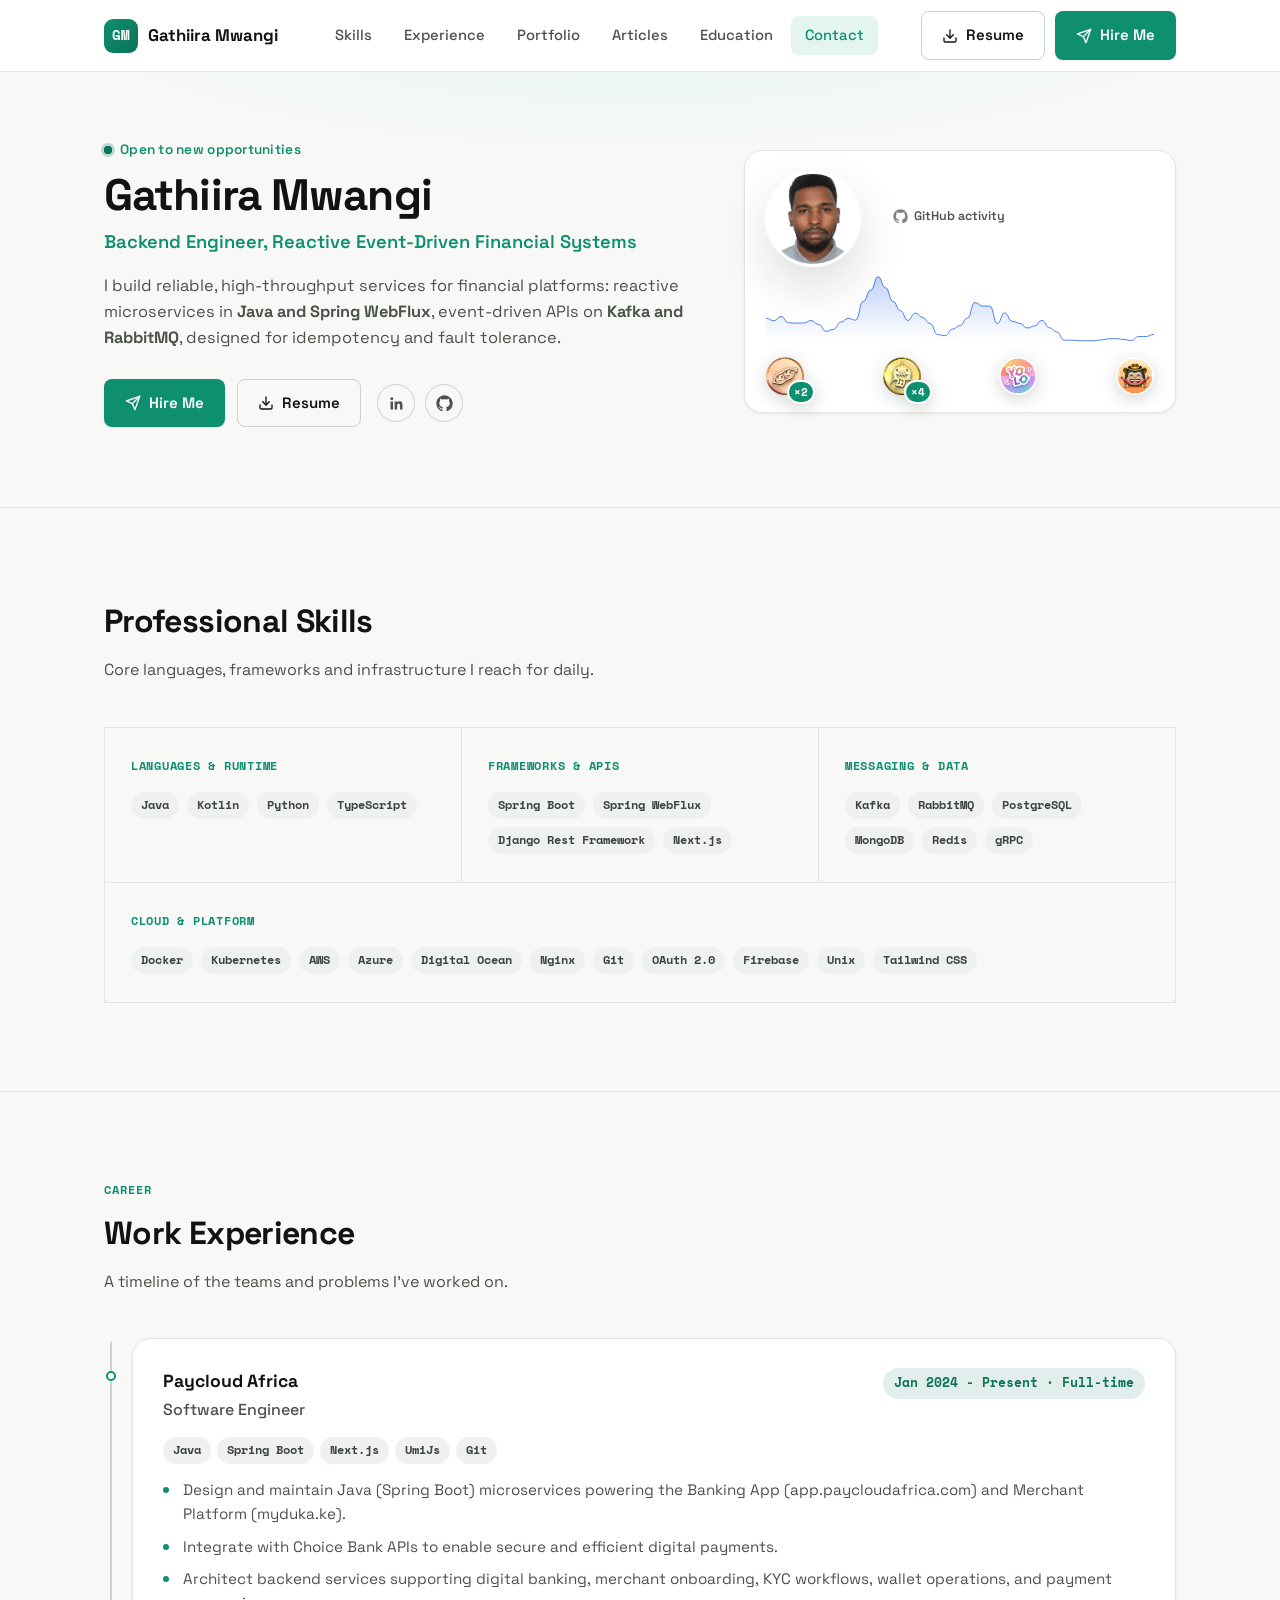
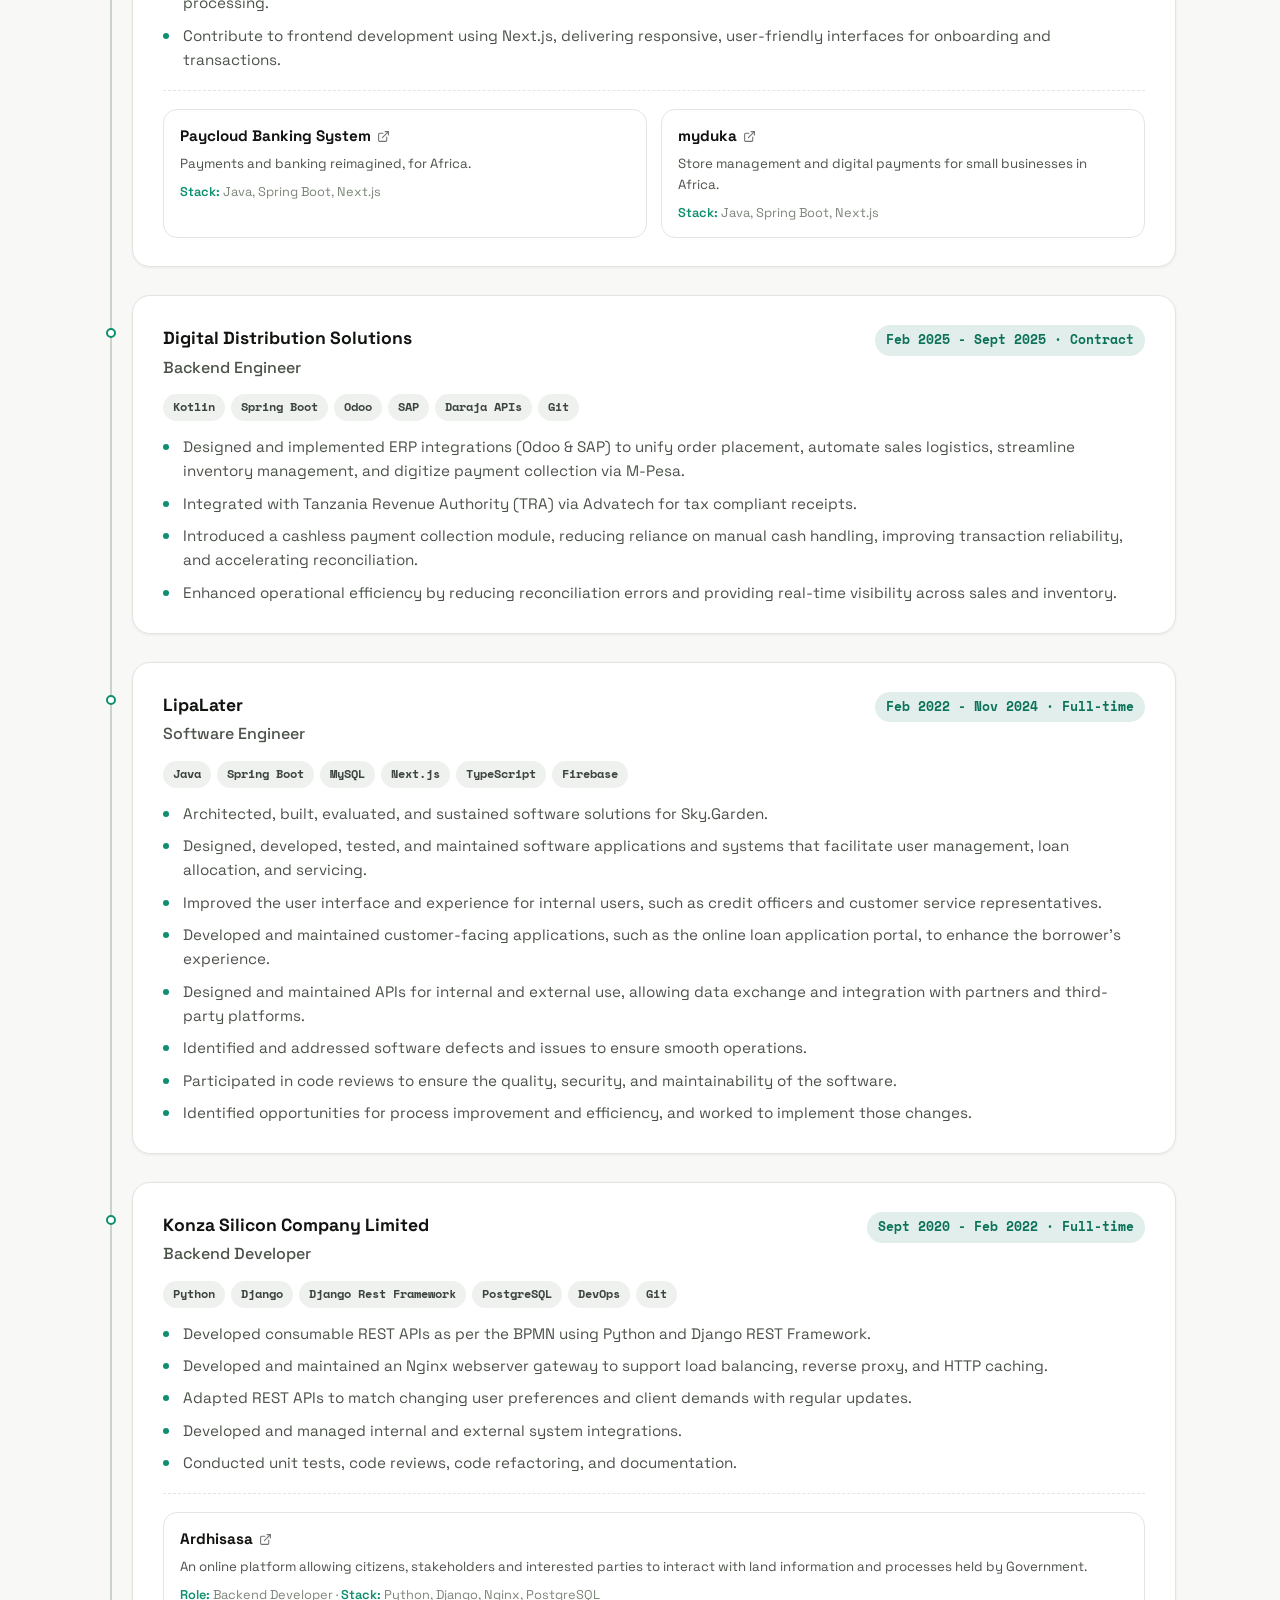
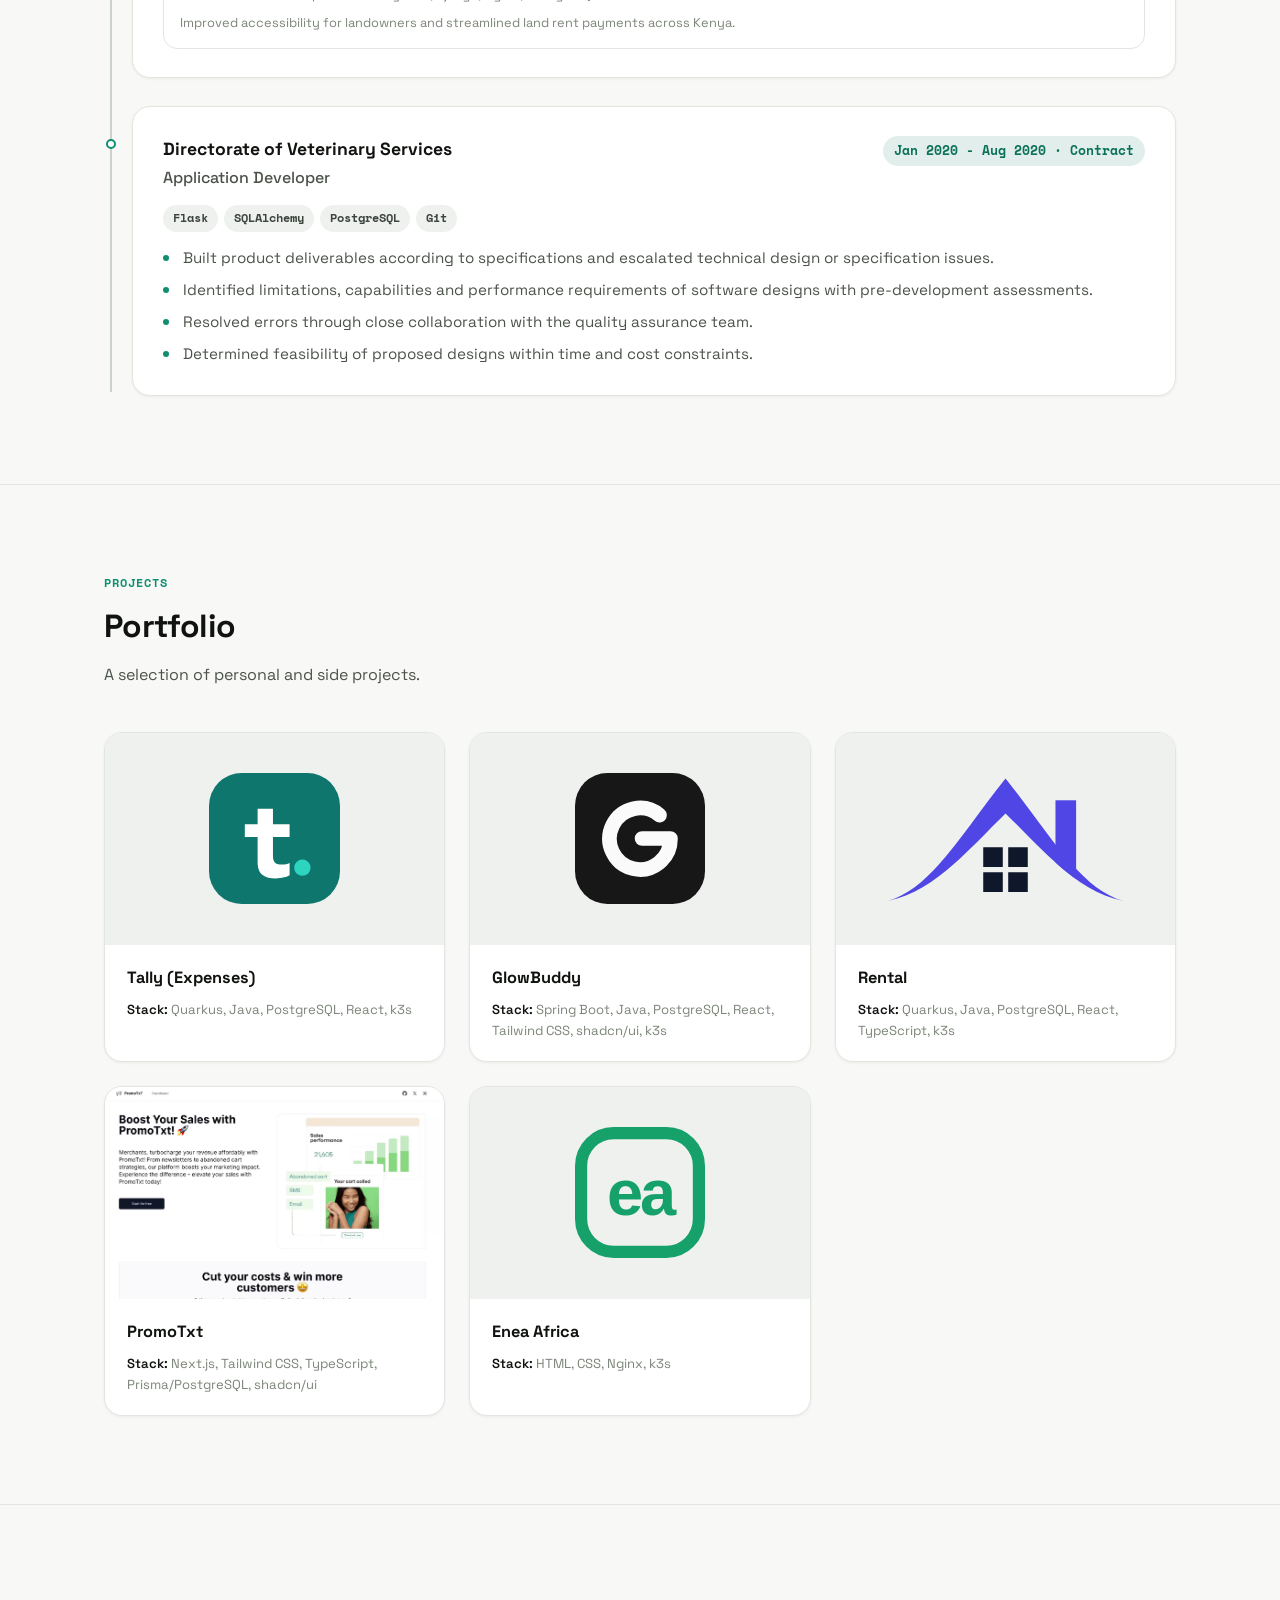
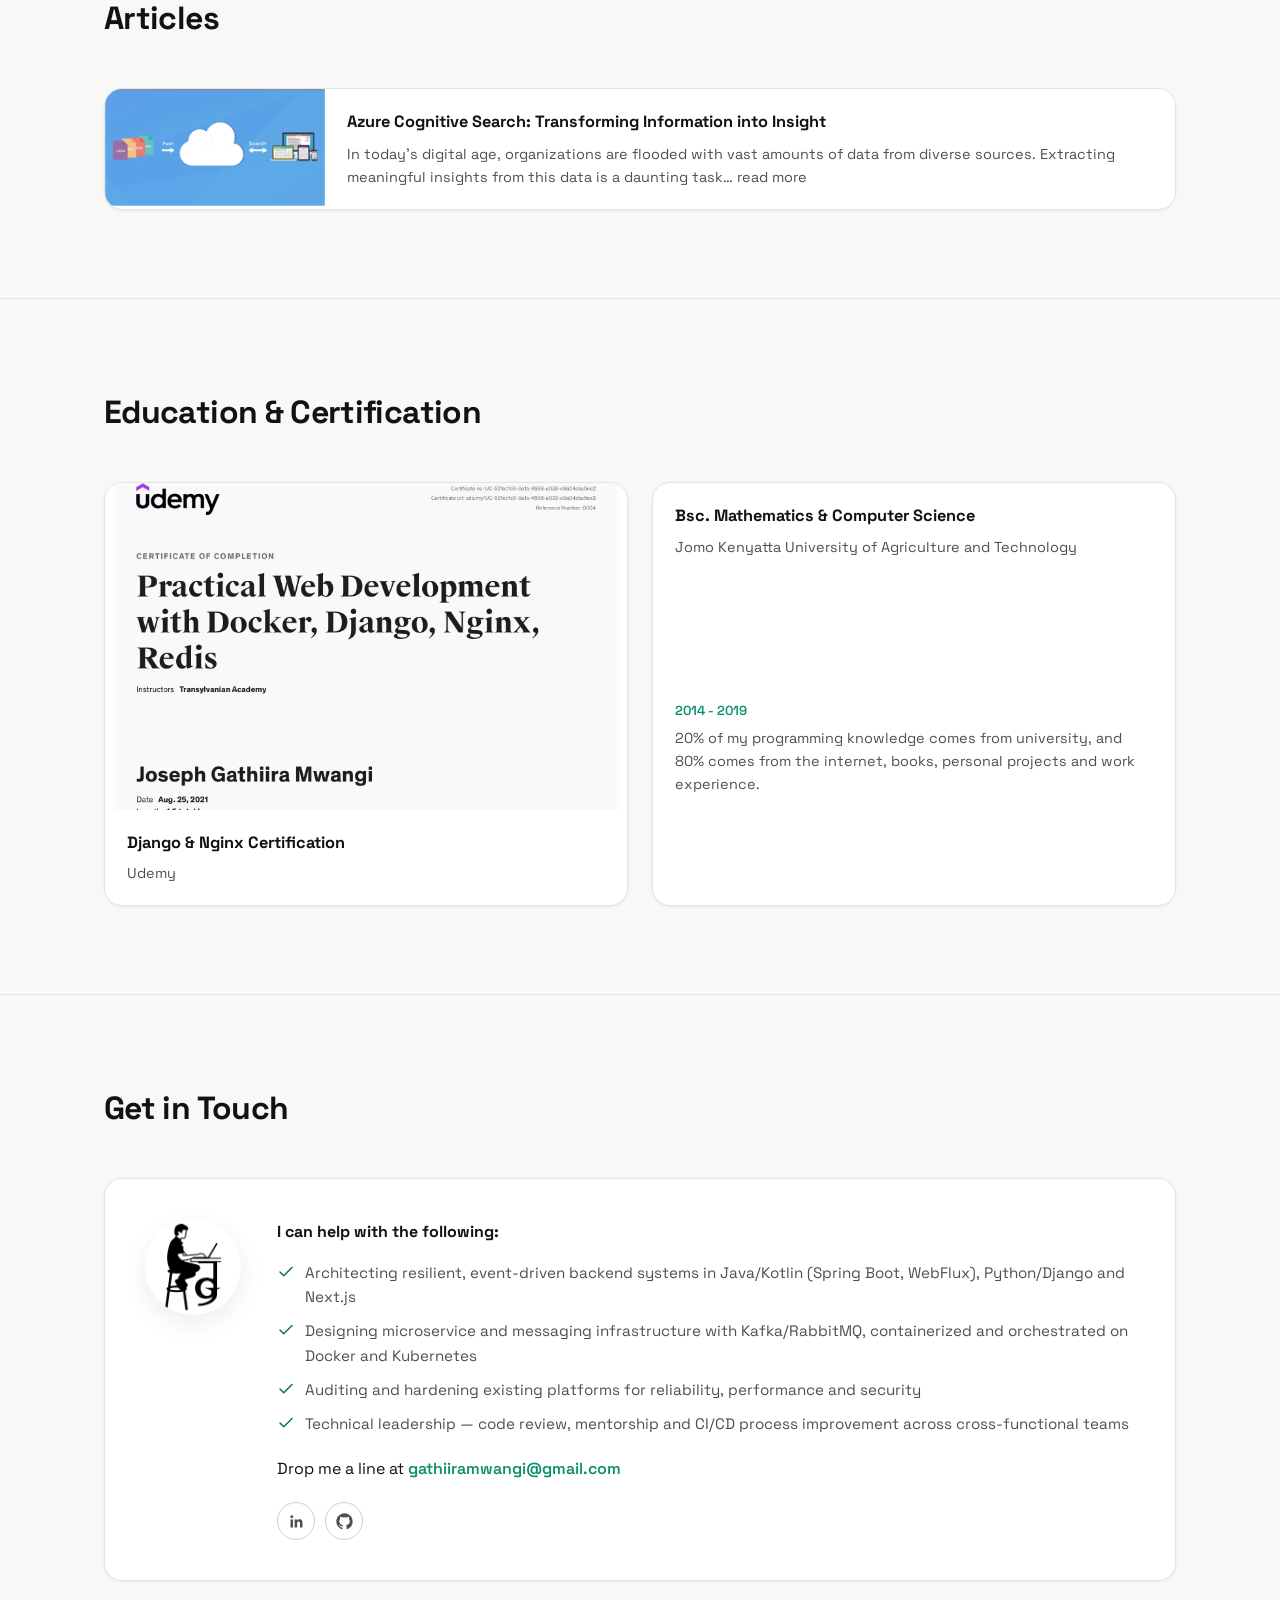
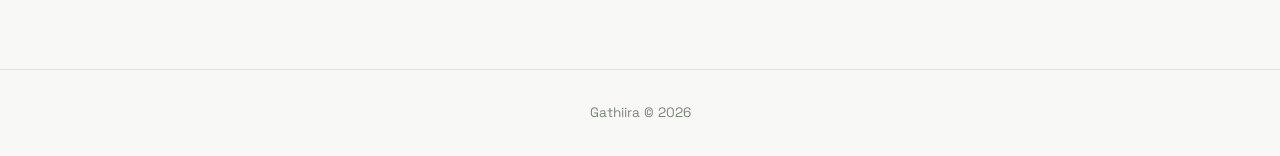
<file: index.html>
<!DOCTYPE html>
<html lang="en">

<head>
    <meta charset="utf-8">
    <meta name="viewport" content="width=device-width, initial-scale=1.0">

    <title>Gathiira Mwangi, Backend Engineer</title>
    <link rel="icon" href="images/favicon.ico" type="image/x-icon">
    <link rel="shortcut icon" href="images/favicon.ico" type="image/x-icon">
    <link rel="canonical" href="https://gathiira.github.io">

    <meta name="google-site-verification" content="y663wBAwI1lngxx3ba2lxByrXtx3l6PiEJY41IEzWZM" />

    <meta name="description" content="Gathiira Mwangi, Backend Engineer with 5+ years building reactive, event-driven financial systems in Java/Spring Boot, Kafka/RabbitMQ, Python/Django and Next.js." />
    <meta name="keywords" content="Gathiira Mwangi, Backend Engineer, Software Engineer, Java, Spring Boot, Spring WebFlux, Kafka, RabbitMQ, Python, Django, NextJs, Kenya" />
    <meta name="author" content="Gathiira Mwangi, gathiiramwangi@gmail.com">
    <meta name="robots" content="index,follow" />

    <!-- Open Graph -->
    <meta property="og:title" content="Gathiira Mwangi, Backend Engineer" />
    <meta property="og:image" content="https://i.postimg.cc/nVXhr9x3/logo.png" />
    <meta property="og:site_name" content="Gathiira Mwangi" />
    <meta property="og:description" content="Backend Engineer: reactive, event-driven financial systems. Java/Spring Boot, Kafka/RabbitMQ, Python/Django, Next.js" />
    <meta property="og:type" content="website" />
    <meta property="og:url" content="https://gathiira.github.io" />

    <!-- Twitter Card -->
    <meta name="twitter:card" content="summary">
    <meta name="twitter:title" content="Gathiira Mwangi">
    <meta name="twitter:description" content="Backend Engineer: reactive, event-driven financial systems">
    <meta name="twitter:image" content="https://i.postimg.cc/nVXhr9x3/logo.png">
    <meta name="twitter:site" content="@mwangyjose">
    <meta name="twitter:creator" content="@mwangyjose">

    <link rel="preconnect" href="https://fonts.googleapis.com">
    <link rel="preconnect" href="https://fonts.gstatic.com" crossorigin>
    <link href="https://fonts.googleapis.com/css2?family=Space+Grotesk:wght@400;500;600;700&amp;family=Space+Mono:wght@400;700&amp;display=swap" rel="stylesheet">

    <link rel="stylesheet" href="css/portfolio.css">
</head>

<body>
    <div class="cursor-dot" aria-hidden="true"></div>
    <div class="cursor-ring" aria-hidden="true"></div>
    <svg class="icon-defs" aria-hidden="true" style="display:none">
        <symbol id="icon-linkedin" viewBox="0 0 24 24"><path d="M20.45 20.45h-3.55v-5.57c0-1.33-.02-3.03-1.85-3.03-1.86 0-2.15 1.45-2.15 2.94v5.66H9.35V9h3.41v1.56h.05c.47-.9 1.63-1.85 3.36-1.85 3.6 0 4.27 2.37 4.27 5.45v6.29zM5.34 7.43a2.06 2.06 0 1 1 0-4.12 2.06 2.06 0 0 1 0 4.12zM7.12 20.45H3.56V9h3.56v11.45z"/></symbol>
        <symbol id="icon-github" viewBox="0 0 24 24"><path d="M12 .5C5.65.5.5 5.65.5 12c0 5.08 3.29 9.39 7.86 10.91.57.1.78-.25.78-.55 0-.27-.01-1-.02-1.96-3.2.7-3.88-1.54-3.88-1.54-.52-1.33-1.28-1.69-1.28-1.69-1.05-.72.08-.7.08-.7 1.16.08 1.77 1.19 1.77 1.19 1.03 1.77 2.7 1.26 3.36.96.1-.75.4-1.26.73-1.55-2.55-.29-5.23-1.28-5.23-5.68 0-1.26.45-2.28 1.19-3.09-.12-.29-.52-1.46.11-3.05 0 0 .97-.31 3.18 1.18a11.05 11.05 0 0 1 5.79 0c2.2-1.49 3.17-1.18 3.17-1.18.64 1.59.24 2.76.12 3.05.74.81 1.18 1.83 1.18 3.09 0 4.41-2.69 5.38-5.25 5.67.41.36.78 1.06.78 2.14 0 1.55-.01 2.79-.01 3.17 0 .3.2.66.79.55A10.52 10.52 0 0 0 23.5 12C23.5 5.65 18.35.5 12 .5z"/></symbol>
        <symbol id="icon-resume" viewBox="0 0 24 24"><path d="M21 15v4a2 2 0 0 1-2 2H5a2 2 0 0 1-2-2v-4"/><polyline points="7 10 12 15 17 10"/><line x1="12" y1="15" x2="12" y2="3"/></symbol>
        <symbol id="icon-hire" viewBox="0 0 24 24"><line x1="22" y1="2" x2="11" y2="13"/><polygon points="22 2 15 22 11 13 2 9 22 2"/></symbol>
        <symbol id="icon-external" viewBox="0 0 24 24"><path d="M18 13v6a2 2 0 0 1-2 2H5a2 2 0 0 1-2-2V8a2 2 0 0 1 2-2h6"/><polyline points="15 3 21 3 21 9"/><line x1="10" y1="14" x2="21" y2="3"/></symbol>
        <symbol id="icon-check" viewBox="0 0 24 24"><polyline points="20 6 9 17 4 12"/></symbol>
    </svg>

    <a class="skip-link" href="#main-content">Skip to content</a>

    <header class="site-header">
        <div class="container nav-inner">
            <a class="brand" href="#top">
                <span class="brand-mark">GM</span>
                <span>Gathiira Mwangi</span>
            </a>

            <nav class="nav-links" aria-label="Primary">
                <a href="#skills-section">Skills</a>
                <a href="#experiences-section">Experience</a>
                <a href="#portfolio">Portfolio</a>
                <a href="#article-section">Articles</a>
                <a href="#education-section">Education</a>
                <a href="#contact-section">Contact</a>
            </nav>

            <div class="nav-actions">
                <a class="btn btn-ghost"
                    href="cv.html">
                    <svg viewBox="0 0 24 24" fill="none" stroke="currentColor" stroke-width="2" stroke-linecap="round" stroke-linejoin="round"><use href="#icon-resume"></use></svg>
                    Resume
                </a>
                <a class="btn btn-primary"
                    href="mailto:gathiiramwangi@gmail.com?subject=Exciting%20Opportunity%3A%20Join%20Our%20Team%20as%20a%20Backend%20Engineer!&body=Hello%2C%20Join%20us%20in%20our%20dynamic%20and%20collaborative%20environment%2C%20where%20your%20skills%20will%20drive%20innovation%20and%20impact.%20If%20you%20are%20interested%20in%20exploring%20this%20opportunity%20further%2C%20I%20would%20love%20to%20schedule%20a%20call%20to%20discuss%20the%20role%20in%20more%20detail%20and%20answer%20any%20questions%20you%20may%20have.%20Please%20let%20me%20know%20a%20convenient%20time%20for%20you%2C%20and%20I%20will%20arrange%20it%20accordingly.%20Regards%2C"
                    target="_blank">
                    <svg viewBox="0 0 24 24" fill="none" stroke="currentColor" stroke-width="2" stroke-linecap="round" stroke-linejoin="round"><use href="#icon-hire"></use></svg>
                    Hire Me
                </a>
            </div>

            <button class="nav-toggle" aria-label="Toggle navigation" aria-expanded="false">
                <svg viewBox="0 0 24 24" fill="none" stroke="currentColor" stroke-width="2" stroke-linecap="round" stroke-linejoin="round"><line x1="3" y1="12" x2="21" y2="12"/><line x1="3" y1="6" x2="21" y2="6"/><line x1="3" y1="18" x2="21" y2="18"/></svg>
            </button>
        </div>
    </header>

    <main id="main-content">
        <section id="top" class="hero">
            <div class="container hero-grid">
                <div class="hero-copy">
                    <span class="eyebrow"><span class="dot"></span> Open to new opportunities</span>
                    <h1>Gathiira Mwangi</h1>
                    <div class="role">Backend Engineer, Reactive Event-Driven Financial Systems</div>
                    <p class="lede">
                        I build reliable, high-throughput services for financial platforms: reactive
                        microservices in <b>Java and Spring WebFlux</b>, event-driven APIs on <b>Kafka
                        and RabbitMQ</b>, designed for idempotency and fault tolerance.
                    </p>

                    <div class="hero-actions">
                        <a class="btn btn-primary"
                            href="mailto:gathiiramwangi@gmail.com?subject=Exciting%20Opportunity%3A%20Join%20Our%20Team%20as%20a%20Backend%20Engineer!"
                            target="_blank">
                            <svg viewBox="0 0 24 24" fill="none" stroke="currentColor" stroke-width="2" stroke-linecap="round" stroke-linejoin="round"><use href="#icon-hire"></use></svg>
                            Hire Me
                        </a>
                        <a class="btn btn-ghost"
                            href="cv.html">
                            <svg viewBox="0 0 24 24" fill="none" stroke="currentColor" stroke-width="2" stroke-linecap="round" stroke-linejoin="round"><use href="#icon-resume"></use></svg>
                            Resume
                        </a>
                        <span class="hero-social">
                            <a class="icon-link" href="https://www.linkedin.com/in/gathiira-mwangi/" target="_blank" rel="noopener noreferrer" aria-label="LinkedIn">
                                <svg viewBox="0 0 24 24" fill="currentColor"><use href="#icon-linkedin"></use></svg>
                            </a>
                            <a class="icon-link" href="https://github.com/Gathiira" target="_blank" rel="noopener noreferrer" aria-label="GitHub">
                                <svg viewBox="0 0 24 24" fill="currentColor"><use href="#icon-github"></use></svg>
                            </a>
                        </span>
                    </div>
                </div>

                <div class="hero-visual">
                    <div class="hero-activity">
                        <img class="hero-avatar" src="images/passport.avif" alt="Portrait of Gathiira Mwangi" loading="eager">
                        <div class="hero-activity-label">
                            <svg viewBox="0 0 24 24" fill="currentColor"><use href="#icon-github"></use></svg>
                            GitHub activity
                        </div>
                        <img class="hero-activity-graph" src="images/activity-graph.svg" alt="Weekly GitHub contribution activity over the last 12 months" loading="lazy">
                        <div class="hero-badges">
                            <div class="hero-badge" title="Pair Extraordinaire ×2">
                                <img class="badge-pair" src="images/acievement-pair-extraordinaire-bronze.png" alt="Pair Extraordinaire GitHub achievement badge" loading="lazy">
                                <span class="hero-badge-count">×2</span>
                            </div>
                            <div class="hero-badge" title="Pull Shark ×4">
                                <img class="badge-shark" src="images/achievement-pull-shark-gold.png" alt="Pull Shark GitHub achievement badge" loading="lazy">
                                <span class="hero-badge-count">×4</span>
                            </div>
                            <div class="hero-badge" title="YOLO">
                                <img class="badge-yolo" src="images/achievement-yolo-default.png" alt="YOLO GitHub achievement badge" loading="lazy">
                            </div>
                            <div class="hero-badge" title="Quickdraw">
                                <img class="badge-quickdraw" src="images/achievement-quickdraw-default--light-medium.png" alt="Quickdraw GitHub achievement badge" loading="lazy">
                            </div>
                        </div>
                    </div>
                </div>
            </div>
        </section>

        <section id="skills-section" class="skills-section section">
            <div class="container">
                <div class="section-head reveal">
                    <h2 class="section-title">Professional Skills</h2>
                    <p class="section-sub">Core languages, frameworks and infrastructure I reach for daily.</p>
                </div>

                <div class="skills-clusters reveal">
                    <div class="skill-cluster">
                        <div class="skill-cluster-title">Languages & Runtime</div>
                        <div class="tag-cloud">
                            <span class="tag">Java</span>
                            <span class="tag">Kotlin</span>
                            <span class="tag">Python</span>
                            <span class="tag">TypeScript</span>
                        </div>
                    </div>
                    <div class="skill-cluster">
                        <div class="skill-cluster-title">Frameworks & APIs</div>
                        <div class="tag-cloud">
                            <span class="tag">Spring Boot</span>
                            <span class="tag">Spring WebFlux</span>
                            <span class="tag">Django Rest Framework</span>
                            <span class="tag">Next.js</span>
                        </div>
                    </div>
                    <div class="skill-cluster">
                        <div class="skill-cluster-title">Messaging & Data</div>
                        <div class="tag-cloud">
                            <span class="tag">Kafka</span>
                            <span class="tag">RabbitMQ</span>
                            <span class="tag">PostgreSQL</span>
                            <span class="tag">MongoDB</span>
                            <span class="tag">Redis</span>
                            <span class="tag">gRPC</span>
                        </div>
                    </div>
                    <div class="skill-cluster">
                        <div class="skill-cluster-title">Cloud & Platform</div>
                        <div class="tag-cloud">
                            <span class="tag">Docker</span>
                            <span class="tag">Kubernetes</span>
                            <span class="tag">AWS</span>
                            <span class="tag">Azure</span>
                            <span class="tag">Digital Ocean</span>
                            <span class="tag">Nginx</span>
                            <span class="tag">Git</span>
                            <span class="tag">OAuth 2.0</span>
                            <span class="tag">Firebase</span>
                            <span class="tag">Unix</span>
                            <span class="tag">Tailwind CSS</span>
                        </div>
                    </div>
                </div>
            </div>
        </section>

        <section id="experiences-section" class="experiences-section section">
            <div class="container">
                <div class="section-head reveal">
                    <span class="section-kicker">Career</span>
                    <h2 class="section-title">Work Experience</h2>
                    <p class="section-sub">A timeline of the teams and problems I've worked on.</p>
                </div>

                <div class="timeline">

                    <!-- paycloud -->
                    <article class="timeline-item reveal">
                        <div class="timeline-head">
                            <div>
                                <div class="timeline-place">
                                    <a href="https://paycloudafrica.com" target="_blank" rel="noopener noreferrer">Paycloud Africa</a>
                                </div>
                                <div class="timeline-role">Software Engineer</div>
                            </div>
                            <span class="timeline-time">Jan 2024 - Present · Full-time</span>
                        </div>
                        <div class="timeline-stack">
                            <span class="tag">Java</span><span class="tag">Spring Boot</span><span class="tag">Next.js</span><span class="tag">UmiJs</span><span class="tag">Git</span>
                        </div>
                        <div class="timeline-desc">
                            <ul>
                                <li>Design and maintain Java (Spring Boot) microservices powering the Banking App (app.paycloudafrica.com) and Merchant Platform (myduka.ke).</li>
                                <li>Integrate with Choice Bank APIs to enable secure and efficient digital payments.</li>
                                <li>Architect backend services supporting digital banking, merchant onboarding, KYC workflows, wallet operations, and payment processing.</li>
                                <li>Contribute to frontend development using Next.js, delivering responsive, user-friendly interfaces for onboarding and transactions.</li>
                            </ul>
                        </div>
                        <div class="timeline-projects">
                            <div class="project-pill">
                                <a class="pp-title" href="https://paycloudafrica.com" target="_blank" rel="noopener noreferrer">
                                    Paycloud Banking System
                                    <svg viewBox="0 0 24 24" fill="none" stroke="currentColor" stroke-width="2" stroke-linecap="round" stroke-linejoin="round"><use href="#icon-external"></use></svg>
                                </a>
                                <div class="pp-desc">Payments and banking reimagined, for Africa.</div>
                                <div class="pp-meta"><b>Stack:</b> Java, Spring Boot, Next.js</div>
                            </div>
                            <div class="project-pill">
                                <a class="pp-title" href="https://myduka.ke" target="_blank" rel="noopener noreferrer">
                                    myduka
                                    <svg viewBox="0 0 24 24" fill="none" stroke="currentColor" stroke-width="2" stroke-linecap="round" stroke-linejoin="round"><use href="#icon-external"></use></svg>
                                </a>
                                <div class="pp-desc">Store management and digital payments for small businesses in Africa.</div>
                                <div class="pp-meta"><b>Stack:</b> Java, Spring Boot, Next.js</div>
                            </div>
                        </div>
                    </article>

                    <!-- dds -->
                    <article class="timeline-item reveal">
                        <div class="timeline-head">
                            <div>
                                <div class="timeline-place">
                                    <a href="https://ddsolutions.tech" target="_blank" rel="noopener noreferrer">Digital Distribution Solutions</a>
                                </div>
                                <div class="timeline-role">Backend Engineer</div>
                            </div>
                            <span class="timeline-time">Feb 2025 - Sept 2025 · Contract</span>
                        </div>
                        <div class="timeline-stack">
                            <span class="tag">Kotlin</span><span class="tag">Spring Boot</span><span class="tag">Odoo</span><span class="tag">SAP</span><span class="tag">Daraja APIs</span><span class="tag">Git</span>
                        </div>
                        <div class="timeline-desc">
                            <ul>
                                <li>Designed and implemented ERP integrations (Odoo &amp; SAP) to unify order placement, automate sales logistics, streamline inventory management, and digitize payment collection via M-Pesa.</li>
                                <li>Integrated with Tanzania Revenue Authority (TRA) via Advatech for tax compliant receipts.</li>
                                <li>Introduced a cashless payment collection module, reducing reliance on manual cash handling, improving transaction reliability, and accelerating reconciliation.</li>
                                <li>Enhanced operational efficiency by reducing reconciliation errors and providing real-time visibility across sales and inventory.</li>
                            </ul>
                        </div>
                    </article>

                    <!-- lipa later -->
                    <article class="timeline-item reveal">
                        <div class="timeline-head">
                            <div>
                                <div class="timeline-place">LipaLater</div>
                                <div class="timeline-role">Software Engineer</div>
                            </div>
                            <span class="timeline-time">Feb 2022 - Nov 2024 · Full-time</span>
                        </div>
                        <div class="timeline-stack">
                            <span class="tag">Java</span><span class="tag">Spring Boot</span><span class="tag">MySQL</span><span class="tag">Next.js</span><span class="tag">TypeScript</span><span class="tag">Firebase</span>
                        </div>
                        <div class="timeline-desc">
                            <ul>
                                <li>Architected, built, evaluated, and sustained software solutions for Sky.Garden.</li>
                                <li>Designed, developed, tested, and maintained software applications and systems that facilitate user management, loan allocation, and servicing.</li>
                                <li>Improved the user interface and experience for internal users, such as credit officers and customer service representatives.</li>
                                <li>Developed and maintained customer-facing applications, such as the online loan application portal, to enhance the borrower's experience.</li>
                                <li>Designed and maintained APIs for internal and external use, allowing data exchange and integration with partners and third-party platforms.</li>
                                <li>Identified and addressed software defects and issues to ensure smooth operations.</li>
                                <li>Participated in code reviews to ensure the quality, security, and maintainability of the software.</li>
                                <li>Identified opportunities for process improvement and efficiency, and worked to implement those changes.</li>
                            </ul>
                        </div>
                    </article>

                    <!-- konza -->
                    <article class="timeline-item reveal">
                        <div class="timeline-head">
                            <div>
                                <div class="timeline-place">
                                    <a href="https://ardhisasa.lands.go.ke" target="_blank" rel="noopener noreferrer">Konza Silicon Company Limited</a>
                                </div>
                                <div class="timeline-role">Backend Developer</div>
                            </div>
                            <span class="timeline-time">Sept 2020 - Feb 2022 · Full-time</span>
                        </div>
                        <div class="timeline-stack">
                            <span class="tag">Python</span><span class="tag">Django</span><span class="tag">Django Rest Framework</span><span class="tag">PostgreSQL</span><span class="tag">DevOps</span><span class="tag">Git</span>
                        </div>
                        <div class="timeline-desc">
                            <ul>
                                <li>Developed consumable REST APIs as per the BPMN using Python and Django REST Framework.</li>
                                <li>Developed and maintained an Nginx webserver gateway to support load balancing, reverse proxy, and HTTP caching.</li>
                                <li>Adapted REST APIs to match changing user preferences and client demands with regular updates.</li>
                                <li>Developed and managed internal and external system integrations.</li>
                                <li>Conducted unit tests, code reviews, code refactoring, and documentation.</li>
                            </ul>
                        </div>
                        <div class="timeline-projects">
                            <div class="project-pill">
                                <a class="pp-title" href="https://ardhisasa.lands.go.ke" target="_blank" rel="noopener noreferrer">
                                    Ardhisasa
                                    <svg viewBox="0 0 24 24" fill="none" stroke="currentColor" stroke-width="2" stroke-linecap="round" stroke-linejoin="round"><use href="#icon-external"></use></svg>
                                </a>
                                <div class="pp-desc">An online platform allowing citizens, stakeholders and interested parties to interact with land information and processes held by Government.</div>
                                <div class="pp-meta"><b>Role:</b> Backend Developer · <b>Stack:</b> Python, Django, Nginx, PostgreSQL</div>
                                <div class="pp-meta">Improved accessibility for landowners and streamlined land rent payments across Kenya.</div>
                            </div>
                        </div>
                    </article>

                    <!-- veterinary -->
                    <article class="timeline-item reveal">
                        <div class="timeline-head">
                            <div>
                                <div class="timeline-place">Directorate of Veterinary Services</div>
                                <div class="timeline-role">Application Developer</div>
                            </div>
                            <span class="timeline-time">Jan 2020 - Aug 2020 · Contract</span>
                        </div>
                        <div class="timeline-stack">
                            <span class="tag">Flask</span><span class="tag">SQLAlchemy</span><span class="tag">PostgreSQL</span><span class="tag">Git</span>
                        </div>
                        <div class="timeline-desc">
                            <ul>
                                <li>Built <a href="https://nyuki.co.ke/" target="_blank" rel="noopener noreferrer">product deliverables</a> according to specifications and escalated technical design or specification issues.</li>
                                <li>Identified limitations, capabilities and performance requirements of software designs with pre-development assessments.</li>
                                <li>Resolved errors through close collaboration with the quality assurance team.</li>
                                <li>Determined feasibility of proposed designs within time and cost constraints.</li>
                            </ul>
                        </div>
                    </article>

                </div>
            </div>
        </section>

        <section id="portfolio" class="section">
            <div class="container">
                <div class="section-head reveal">
                    <span class="section-kicker">Projects</span>
                    <h2 class="section-title">Portfolio</h2>
                    <p class="section-sub">A selection of personal and side projects.</p>
                </div>

                <div class="cards-grid reveal">
                    <article class="card">
                        <a class="card-link-block" href="https://tally.enea.africa" target="_blank" rel="noopener noreferrer">
                            <div class="card-media card-media--logo"><img src="images/tally.svg" alt="Tally expense tracker logo" loading="lazy"></div>
                        </a>
                        <div class="card-body">
                            <div class="card-title"><a href="https://tally.enea.africa" target="_blank" rel="noopener noreferrer">Tally (Expenses)</a></div>
                            <div class="card-stack"><b>Stack:</b> Quarkus, Java, PostgreSQL, React, k3s</div>
                        </div>
                    </article>

                    <article class="card">
                        <a class="card-link-block" href="https://glow.enea.africa" target="_blank" rel="noopener noreferrer">
                            <div class="card-media card-media--logo"><img src="images/glow.svg" alt="GlowBuddy logo" loading="lazy"></div>
                        </a>
                        <div class="card-body">
                            <div class="card-title"><a href="https://glow.enea.africa" target="_blank" rel="noopener noreferrer">GlowBuddy</a></div>
                            <div class="card-stack"><b>Stack:</b> Spring Boot, Java, PostgreSQL, React, Tailwind CSS, shadcn/ui, k3s</div>
                        </div>
                    </article>

                    <article class="card">
                        <a class="card-link-block" href="https://rental.enea.africa" target="_blank" rel="noopener noreferrer">
                            <div class="card-media card-media--logo"><img src="images/rental.svg" alt="Rental logo" loading="lazy"></div>
                        </a>
                        <div class="card-body">
                            <div class="card-title"><a href="https://rental.enea.africa" target="_blank" rel="noopener noreferrer">Rental</a></div>
                            <div class="card-stack"><b>Stack:</b> Quarkus, Java, PostgreSQL, React, TypeScript, k3s</div>
                        </div>
                    </article>

                    <article class="card">
                        <a class="card-link-block" href="https://promotxt.vercel.app" target="_blank" rel="noopener noreferrer">
                            <div class="card-media"><img src="images/promotxt.avif" alt="PromoTxt screenshot" loading="lazy"></div>
                        </a>
                        <div class="card-body">
                            <div class="card-title"><a href="https://promotxt.vercel.app" target="_blank" rel="noopener noreferrer">PromoTxt</a></div>
                            <div class="card-stack"><b>Stack:</b> Next.js, Tailwind CSS, TypeScript, Prisma/PostgreSQL, shadcn/ui</div>
                        </div>
                    </article>

                    <article class="card">
                        <a class="card-link-block" href="https://enea.africa" target="_blank" rel="noopener noreferrer">
                            <div class="card-media card-media--logo"><img src="images/enea.svg" alt="Enea Africa logo" loading="lazy"></div>
                        </a>
                        <div class="card-body">
                            <div class="card-title"><a href="https://enea.africa" target="_blank" rel="noopener noreferrer">Enea Africa</a></div>
                            <div class="card-stack"><b>Stack:</b> HTML, CSS, Nginx, k3s</div>
                        </div>
                    </article>
                </div>
            </div>
        </section>

        <section id="article-section" class="section">
            <div class="container">
                <div class="section-head reveal">
                    <h2 class="section-title">
                        <a href="https://gathiira.hashnode.dev" target="_blank" rel="noopener noreferrer">Articles</a>
                    </h2>
                </div>

                <div class="cards-grid reveal">
                    <article class="card">
                        <a class="card-link-block" href="https://gathiira.hashnode.dev/azure-cognitive-search-transforming-information-into-insight" target="_blank" rel="noopener noreferrer">
                            <div class="card-media"><img src="images/azure-article.avif" alt="Azure Cognitive Search article cover" loading="lazy"></div>
                        </a>
                        <div class="card-body">
                            <div class="card-title">
                                <a href="https://gathiira.hashnode.dev/azure-cognitive-search-transforming-information-into-insight" target="_blank" rel="noopener noreferrer">
                                    Azure Cognitive Search: Transforming Information into Insight
                                </a>
                            </div>
                            <div class="card-desc">
                                In today's digital age, organizations are flooded with vast amounts of data from
                                diverse sources. Extracting meaningful insights from this data is a daunting task…
                                <a href="https://gathiira.hashnode.dev/azure-cognitive-search-transforming-information-into-insight" target="_blank" rel="noopener noreferrer">read more</a>
                            </div>
                        </div>
                    </article>
                </div>
            </div>
        </section>

        <section id="education-section" class="section">
            <div class="container">
                <div class="section-head reveal">
                    <h2 class="section-title">Education &amp; Certification</h2>
                </div>

                <div class="cards-grid reveal">
                    <article class="card edu-card">
                        <a class="card-link-block" href="https://www.udemy.com/certificate/UC-521ec1c9-9a1a-4598-a033-e9a04cba5ee2/" target="_blank" rel="noopener noreferrer">
                            <div class="card-media"><img src="images/django_nginx.avif" alt="Django and Nginx certificate" loading="lazy"></div>
                        </a>
                        <div class="card-body">
                            <div class="card-title">
                                <a href="https://www.udemy.com/certificate/UC-521ec1c9-9a1a-4598-a033-e9a04cba5ee2/" target="_blank" rel="noopener noreferrer">Django &amp; Nginx Certification</a>
                            </div>
                            <div class="card-desc">Udemy</div>
                        </div>
                    </article>

                    <article class="card edu-card">
                        <div class="card-body">
                            <div class="card-title">Bsc. Mathematics &amp; Computer Science</div>
                            <div class="card-desc">Jomo Kenyatta University of Agriculture and Technology</div>
                            <div class="edu-time">2014 - 2019</div>
                            <div class="card-desc">
                                20% of my programming knowledge comes from university, and 80% comes from the
                                internet, books, personal projects and work experience.
                            </div>
                        </div>
                    </article>
                </div>
            </div>
        </section>

        <section id="contact-section" class="section">
            <div class="container">
                <div class="section-head reveal">
                    <h2 class="section-title">Get in Touch</h2>
                </div>

                <div class="contact-panel reveal">
                    <img class="contact-avatar" src="images/logo.png" alt="Gathiira Mwangi logo" loading="lazy">
                    <div>
                        <p><strong>I can help with the following:</strong></p>
                        <ul class="contact-services">
                            <li>
                                <svg viewBox="0 0 24 24" fill="none" stroke="currentColor" stroke-width="2" stroke-linecap="round" stroke-linejoin="round"><use href="#icon-check"></use></svg>
                                Architecting resilient, event-driven backend systems in Java/Kotlin (Spring Boot, WebFlux), Python/Django and Next.js
                            </li>
                            <li>
                                <svg viewBox="0 0 24 24" fill="none" stroke="currentColor" stroke-width="2" stroke-linecap="round" stroke-linejoin="round"><use href="#icon-check"></use></svg>
                                Designing microservice and messaging infrastructure with Kafka/RabbitMQ, containerized and orchestrated on Docker and Kubernetes
                            </li>
                            <li>
                                <svg viewBox="0 0 24 24" fill="none" stroke="currentColor" stroke-width="2" stroke-linecap="round" stroke-linejoin="round"><use href="#icon-check"></use></svg>
                                Auditing and hardening existing platforms for reliability, performance and security
                            </li>
                            <li>
                                <svg viewBox="0 0 24 24" fill="none" stroke="currentColor" stroke-width="2" stroke-linecap="round" stroke-linejoin="round"><use href="#icon-check"></use></svg>
                                Technical leadership — code review, mentorship and CI/CD process improvement across cross-functional teams
                            </li>
                        </ul>
                        <p>Drop me a line at <a class="contact-email" href="mailto:gathiiramwangi@gmail.com">gathiiramwangi@gmail.com</a></p>
                        <div class="contact-social">
                            <a class="icon-link" href="https://www.linkedin.com/in/gathiira-mwangi/" target="_blank" rel="noopener noreferrer" aria-label="LinkedIn">
                                <svg viewBox="0 0 24 24" fill="currentColor"><use href="#icon-linkedin"></use></svg>
                            </a>
                            <a class="icon-link" href="https://github.com/Gathiira" target="_blank" rel="noopener noreferrer" aria-label="GitHub">
                                <svg viewBox="0 0 24 24" fill="currentColor"><use href="#icon-github"></use></svg>
                            </a>
                        </div>
                    </div>
                </div>
            </div>
        </section>
    </main>

    <footer class="site-footer">
        <div class="container">
            <p>Gathiira &copy; <span id="year"></span></p>
        </div>
    </footer>

    <button class="back-to-top" aria-label="Back to top">
        <svg viewBox="0 0 24 24" fill="none" stroke="currentColor" stroke-width="2" stroke-linecap="round" stroke-linejoin="round"><line x1="12" y1="19" x2="12" y2="5"/><polyline points="5 12 12 5 19 12"/></svg>
    </button>

    <script src="js/portfolio.js"></script>
</body>

</html>
</file>
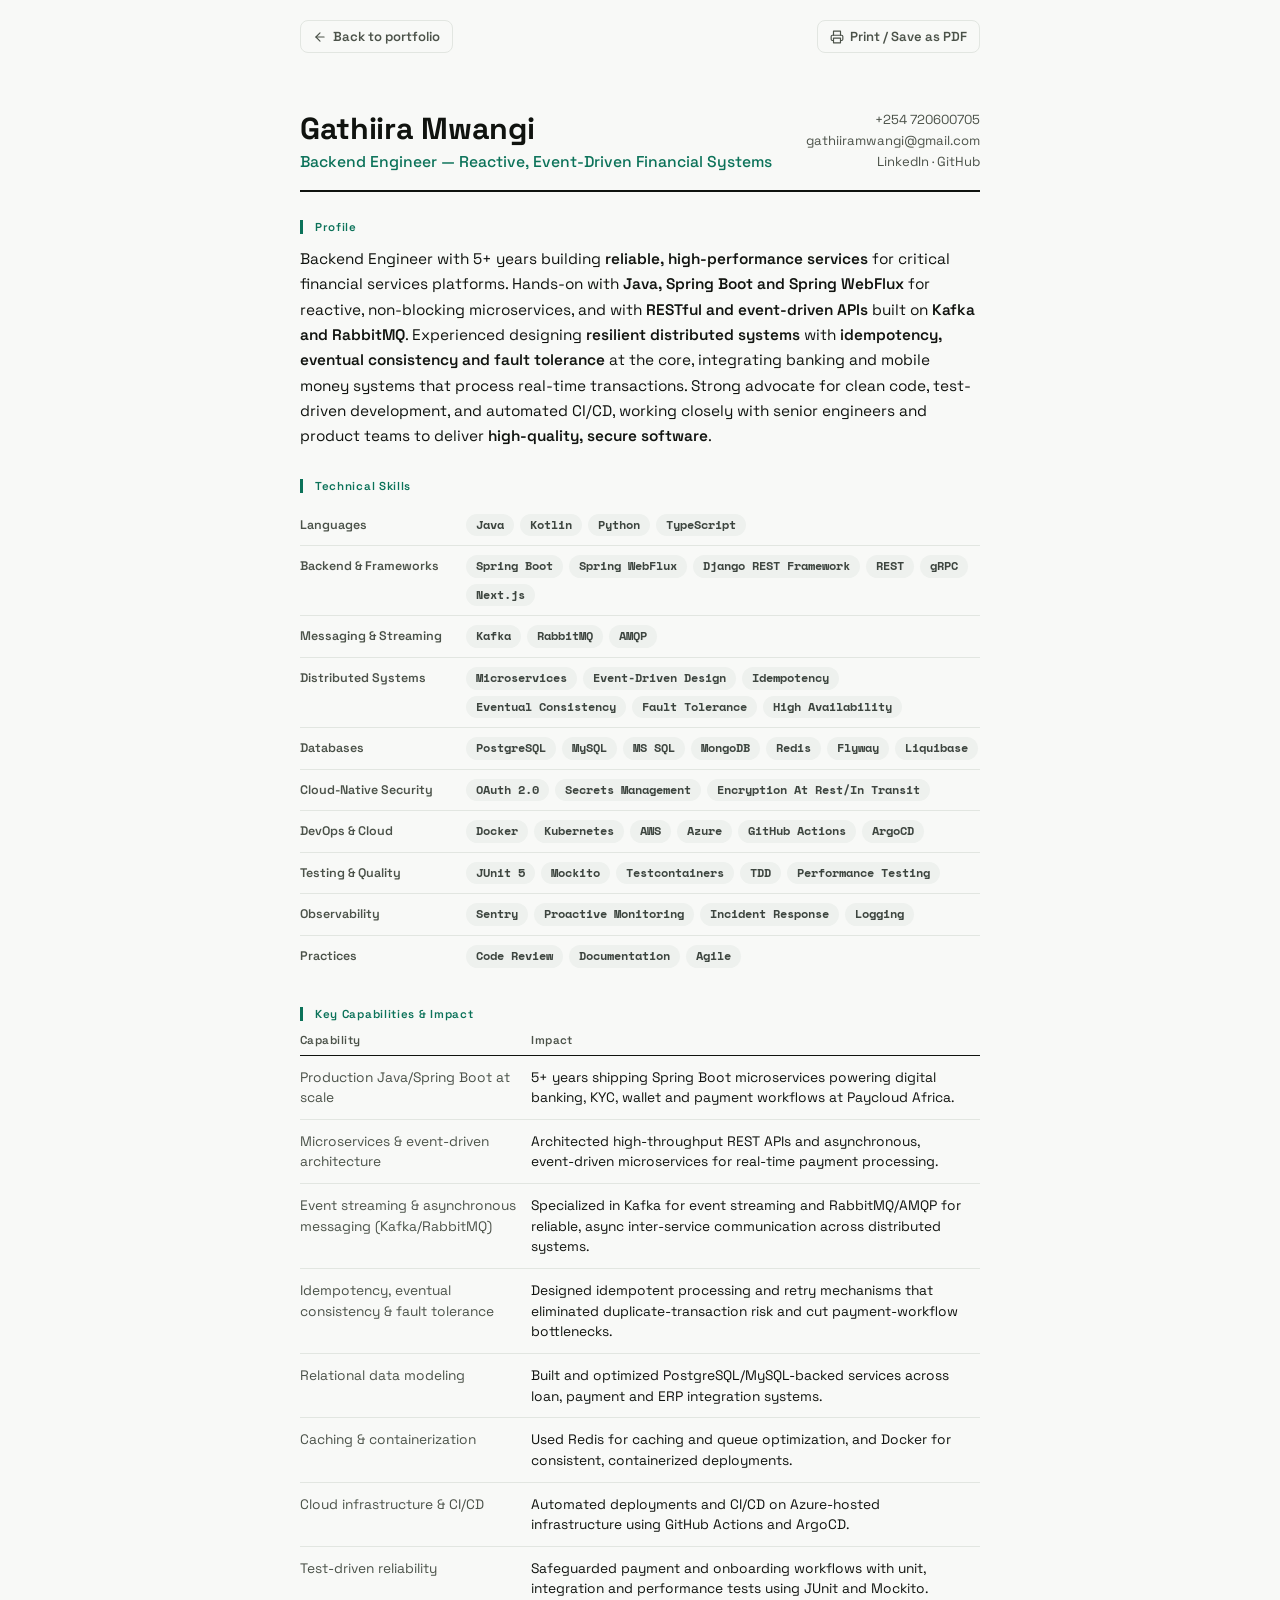
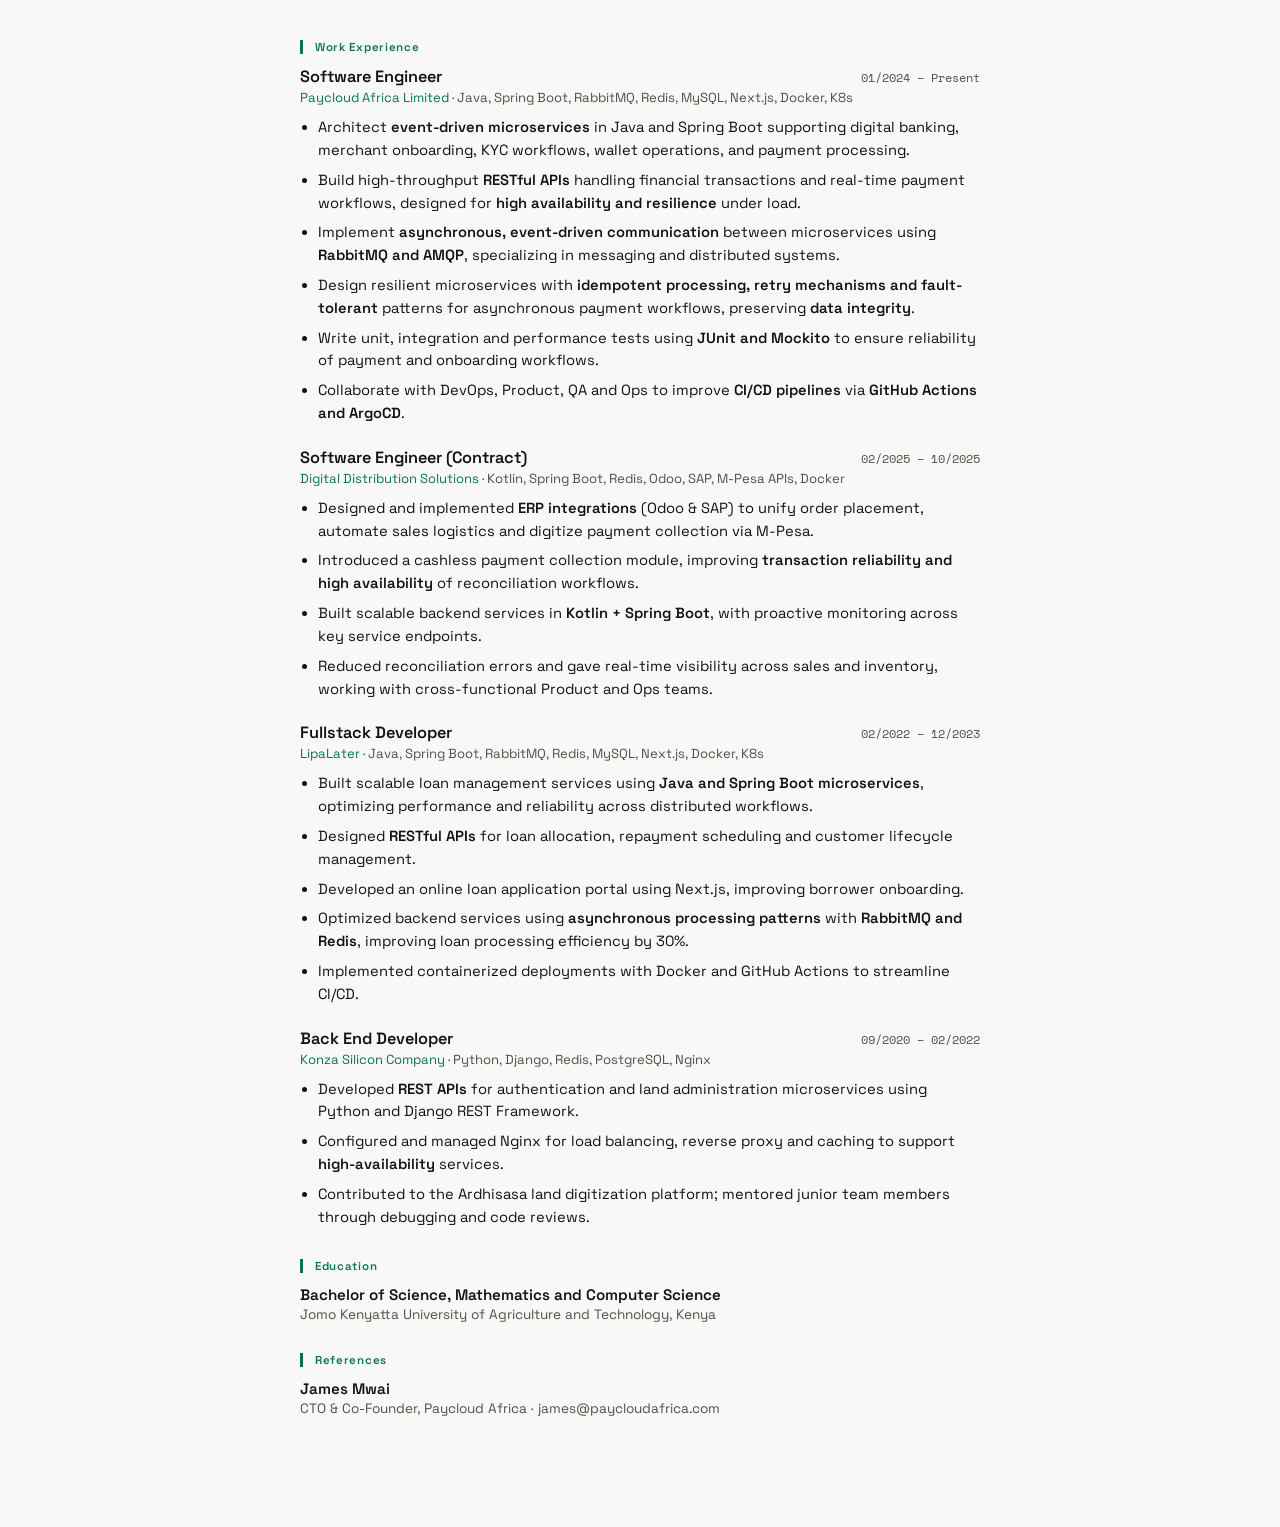
<file: cv.html>
<!DOCTYPE html>
<html lang="en">
<head>
<meta charset="UTF-8">
<title>Gathiira Mwangi — Backend Engineer</title>
<meta name="viewport" content="width=device-width, initial-scale=1">
<link rel="icon" href="images/favicon.ico" type="image/x-icon">
<meta name="description" content="Gathiira Mwangi — Backend Engineer resume: reactive, event-driven financial systems, Java/Spring Boot/WebFlux, Kafka, fintech platforms.">
<meta name="robots" content="index,follow">
<link rel="preconnect" href="https://fonts.googleapis.com">
<link rel="preconnect" href="https://fonts.gstatic.com" crossorigin>
<link href="https://fonts.googleapis.com/css2?family=Space+Grotesk:wght@400;500;600;700&family=Space+Mono:wght@400;700&display=swap" rel="stylesheet">
<link rel="stylesheet" href="css/cv.css">
</head>
<body>
<div class="page-actions">
  <a href="index.html">
    <svg viewBox="0 0 24 24" fill="none" stroke="currentColor" stroke-width="2" stroke-linecap="round" stroke-linejoin="round"><line x1="19" y1="12" x2="5" y2="12"/><polyline points="12 19 5 12 12 5"/></svg>
    Back to portfolio
  </a>
  <button type="button" id="print-btn">
    <svg viewBox="0 0 24 24" fill="none" stroke="currentColor" stroke-width="2" stroke-linecap="round" stroke-linejoin="round"><polyline points="6 9 6 2 18 2 18 9"/><path d="M6 18H4a2 2 0 0 1-2-2v-5a2 2 0 0 1 2-2h16a2 2 0 0 1 2 2v5a2 2 0 0 1-2 2h-2"/><rect x="6" y="14" width="12" height="8"/></svg>
    Print / Save as PDF
  </button>
</div>
<div class="sheet">

  <header class="masthead">
    <div>
      <h1>Gathiira Mwangi</h1>
      <p class="role-line">Backend Engineer — Reactive, Event-Driven Financial Systems</p>
    </div>
    <div class="contact">
      +254 720600705<br>
      <a href="mailto:gathiiramwangi@gmail.com">gathiiramwangi@gmail.com</a><br>
      <a href="https://www.linkedin.com/in/gathiira-mwangi/" target="_blank" rel="noopener noreferrer">LinkedIn</a> ·
      <a href="https://github.com/Gathiira" target="_blank" rel="noopener noreferrer">GitHub</a>
    </div>
  </header>

  <section class="profile">
    <h2>Profile</h2>
    <p>Backend Engineer with 5+ years building <strong>reliable, high-performance services</strong> for critical financial services platforms. Hands-on with <strong>Java, Spring Boot and Spring WebFlux</strong> for reactive, non-blocking microservices, and with <strong>RESTful and event-driven APIs</strong> built on <strong>Kafka and RabbitMQ</strong>. Experienced designing <strong>resilient distributed systems</strong> with <strong>idempotency, eventual consistency and fault tolerance</strong> at the core, integrating banking and mobile money systems that process real-time transactions. Strong advocate for clean code, test-driven development, and automated CI/CD, working closely with senior engineers and product teams to deliver <strong>high-quality, secure software</strong>.</p>
  </section>

  <section>
    <h2>Technical Skills</h2>
    <div class="skill-row">
      <div class="skill-label">Languages</div>
      <div class="tags"><span class="tag">Java</span><span class="tag">Kotlin</span><span class="tag">Python</span><span class="tag">TypeScript</span></div>
    </div>
    <div class="skill-row">
      <div class="skill-label">Backend & Frameworks</div>
      <div class="tags"><span class="tag">Spring Boot</span><span class="tag">Spring WebFlux</span><span class="tag">Django REST Framework</span><span class="tag">REST</span><span class="tag">gRPC</span><span class="tag">Next.js</span></div>
    </div>
    <div class="skill-row">
      <div class="skill-label">Messaging & Streaming</div>
      <div class="tags"><span class="tag">Kafka</span><span class="tag">RabbitMQ</span><span class="tag">AMQP</span></div>
    </div>
    <div class="skill-row">
      <div class="skill-label">Distributed Systems</div>
      <div class="tags"><span class="tag">Microservices</span><span class="tag">Event-Driven Design</span><span class="tag">Idempotency</span><span class="tag">Eventual Consistency</span><span class="tag">Fault Tolerance</span><span class="tag">High Availability</span></div>
    </div>
    <div class="skill-row">
      <div class="skill-label">Databases</div>
      <div class="tags"><span class="tag">PostgreSQL</span><span class="tag">MySQL</span><span class="tag">MS SQL</span><span class="tag">MongoDB</span><span class="tag">Redis</span><span class="tag">Flyway</span><span class="tag">Liquibase</span></div>
    </div>
    <div class="skill-row">
      <div class="skill-label">Cloud-Native Security</div>
      <div class="tags"><span class="tag">OAuth 2.0</span><span class="tag">Secrets Management</span><span class="tag">Encryption At Rest/In Transit</span></div>
    </div>
    <div class="skill-row">
      <div class="skill-label">DevOps & Cloud</div>
      <div class="tags"><span class="tag">Docker</span><span class="tag">Kubernetes</span><span class="tag">AWS</span><span class="tag">Azure</span><span class="tag">GitHub Actions</span><span class="tag">ArgoCD</span></div>
    </div>
    <div class="skill-row">
      <div class="skill-label">Testing & Quality</div>
      <div class="tags"><span class="tag">JUnit 5</span><span class="tag">Mockito</span><span class="tag">Testcontainers</span><span class="tag">TDD</span><span class="tag">Performance Testing</span></div>
    </div>
    <div class="skill-row">
      <div class="skill-label">Observability</div>
      <div class="tags"><span class="tag">Sentry</span><span class="tag">Proactive Monitoring</span><span class="tag">Incident Response</span><span class="tag">Logging</span></div>
    </div>
    <div class="skill-row">
      <div class="skill-label">Practices</div>
      <div class="tags"><span class="tag">Code Review</span><span class="tag">Documentation</span><span class="tag">Agile</span></div>
    </div>
  </section>

  <section>
    <h2>Key Capabilities &amp; Impact</h2>
    <table class="map">
      <thead><tr><th>Capability</th><th>Impact</th></tr></thead>
      <tbody>
        <tr><td>Production Java/Spring Boot at scale</td><td>5+ years shipping Spring Boot microservices powering digital banking, KYC, wallet and payment workflows at Paycloud Africa.</td></tr>
        <tr><td>Microservices & event-driven architecture</td><td>Architected high-throughput REST APIs and asynchronous, event-driven microservices for real-time payment processing.</td></tr>
        <tr><td>Event streaming & asynchronous messaging (Kafka/RabbitMQ)</td><td>Specialized in Kafka for event streaming and RabbitMQ/AMQP for reliable, async inter-service communication across distributed systems.</td></tr>
        <tr><td>Idempotency, eventual consistency & fault tolerance</td><td>Designed idempotent processing and retry mechanisms that eliminated duplicate-transaction risk and cut payment-workflow bottlenecks.</td></tr>
        <tr><td>Relational data modeling</td><td>Built and optimized PostgreSQL/MySQL-backed services across loan, payment and ERP integration systems.</td></tr>
        <tr><td>Caching & containerization</td><td>Used Redis for caching and queue optimization, and Docker for consistent, containerized deployments.</td></tr>
        <tr><td>Cloud infrastructure & CI/CD</td><td>Automated deployments and CI/CD on Azure-hosted infrastructure using GitHub Actions and ArgoCD.</td></tr>
        <tr><td>Test-driven reliability</td><td>Safeguarded payment and onboarding workflows with unit, integration and performance tests using JUnit and Mockito.</td></tr>
      </tbody>
    </table>
  </section>

  <section class="experience-section">
    <h2>Work Experience</h2>

    <div class="role">
      <div class="role-head">
        <span class="role-title">Software Engineer</span>
        <span class="role-dates">01/2024 – Present</span>
      </div>
      <p class="role-stack"><em>Paycloud Africa Limited</em> · Java, Spring Boot, RabbitMQ, Redis, MySQL, Next.js, Docker, K8s</p>
      <ul class="bullets">
        <li>Architect <strong>event-driven microservices</strong> in Java and Spring Boot supporting digital banking, merchant onboarding, KYC workflows, wallet operations, and payment processing.</li>
        <li>Build high-throughput <strong>RESTful APIs</strong> handling financial transactions and real-time payment workflows, designed for <strong>high availability and resilience</strong> under load.</li>
        <li>Implement <strong>asynchronous, event-driven communication</strong> between microservices using <strong>RabbitMQ and AMQP</strong>, specializing in messaging and distributed systems.</li>
        <li>Design resilient microservices with <strong>idempotent processing, retry mechanisms and fault-tolerant</strong> patterns for asynchronous payment workflows, preserving <strong>data integrity</strong>.</li>
        <li>Write unit, integration and performance tests using <strong>JUnit and Mockito</strong> to ensure reliability of payment and onboarding workflows.</li>
        <li>Collaborate with DevOps, Product, QA and Ops to improve <strong>CI/CD pipelines</strong> via <strong>GitHub Actions and ArgoCD</strong>.</li>
      </ul>
    </div>

    <div class="role">
      <div class="role-head">
        <span class="role-title">Software Engineer (Contract)</span>
        <span class="role-dates">02/2025 – 10/2025</span>
      </div>
      <p class="role-stack"><em>Digital Distribution Solutions</em> · Kotlin, Spring Boot, Redis, Odoo, SAP, M-Pesa APIs, Docker</p>
      <ul class="bullets">
        <li>Designed and implemented <strong>ERP integrations</strong> (Odoo & SAP) to unify order placement, automate sales logistics and digitize payment collection via M-Pesa.</li>
        <li>Introduced a cashless payment collection module, improving <strong>transaction reliability and high availability</strong> of reconciliation workflows.</li>
        <li>Built scalable backend services in <strong>Kotlin + Spring Boot</strong>, with proactive monitoring across key service endpoints.</li>
        <li>Reduced reconciliation errors and gave real-time visibility across sales and inventory, working with cross-functional Product and Ops teams.</li>
      </ul>
    </div>

    <div class="role">
      <div class="role-head">
        <span class="role-title">Fullstack Developer</span>
        <span class="role-dates">02/2022 – 12/2023</span>
      </div>
      <p class="role-stack"><em>LipaLater</em> · Java, Spring Boot, RabbitMQ, Redis, MySQL, Next.js, Docker, K8s</p>
      <ul class="bullets">
        <li>Built scalable loan management services using <strong>Java and Spring Boot microservices</strong>, optimizing performance and reliability across distributed workflows.</li>
        <li>Designed <strong>RESTful APIs</strong> for loan allocation, repayment scheduling and customer lifecycle management.</li>
        <li>Developed an online loan application portal using Next.js, improving borrower onboarding.</li>
        <li>Optimized backend services using <strong>asynchronous processing patterns</strong> with <strong>RabbitMQ and Redis</strong>, improving loan processing efficiency by 30%.</li>
        <li>Implemented containerized deployments with Docker and GitHub Actions to streamline CI/CD.</li>
      </ul>
    </div>

    <div class="role">
      <div class="role-head">
        <span class="role-title">Back End Developer</span>
        <span class="role-dates">09/2020 – 02/2022</span>
      </div>
      <p class="role-stack"><em>Konza Silicon Company</em> · Python, Django, Redis, PostgreSQL, Nginx</p>
      <ul class="bullets">
        <li>Developed <strong>REST APIs</strong> for authentication and land administration microservices using Python and Django REST Framework.</li>
        <li>Configured and managed Nginx for load balancing, reverse proxy and caching to support <strong>high-availability</strong> services.</li>
        <li>Contributed to the Ardhisasa land digitization platform; mentored junior team members through debugging and code reviews.</li>
      </ul>
    </div>
  </section>

  <section>
    <h2>Education</h2>
    <p class="edu-title">Bachelor of Science, Mathematics and Computer Science</p>
    <p class="edu-sub">Jomo Kenyatta University of Agriculture and Technology, Kenya</p>
  </section>

  <section>
    <h2>References</h2>
    <p class="ref-name">James Mwai</p>
    <p class="ref-sub">CTO & Co-Founder, Paycloud Africa · james@paycloudafrica.com</p>
  </section>

</div>
<script src="js/cv.js"></script>
</body>
</html>
</file>
<file: css/portfolio.css>
/* ==========================================================================
   Gathiira Mwangi — Portfolio
   Design system: CSS custom properties, light/dark aware, mobile-first.
   ========================================================================== */

:root {
  --font-sans: 'Space Grotesk', -apple-system, BlinkMacSystemFont, 'Segoe UI', system-ui, sans-serif;
  --font-mono: 'Space Mono', 'SFMono-Regular', Consolas, 'Liberation Mono', Menlo, monospace;

  --bg: #f8f9f7;
  --bg-alt: #ffffff;
  --surface: #ffffff;
  --surface-raised: #ffffff;
  --border: #e2e6e1;
  --border-strong: #cbd2c9;
  --text: #10130f;
  --text-muted: #4b5249;
  --text-soft: #7c8579;
  --accent: #0e8f6f;
  --accent-dark: #0b7259;
  --accent-soft: #e3f5ee;
  --accent-contrast: #ffffff;
  --success: var(--accent-dark);
  --tag-bg: #eef1ee;
  --tag-text: #3d453f;

  --radius-sm: 8px;
  --radius: 14px;
  --radius-lg: 18px;
  --shadow-sm: 0 1px 3px rgba(10, 20, 14, 0.06);
  --shadow: 0 8px 24px rgba(10, 20, 14, 0.08);
  --shadow-lg: 0 20px 48px rgba(10, 20, 14, 0.14);

  --container: 1120px;
  --header-h: 72px;
  --ease: cubic-bezier(0.4, 0, 0.2, 1);
}

@media (prefers-color-scheme: dark) {
  :root {
    --bg: #0a0d0b;
    --bg-alt: #0d100d;
    --surface: #12160f;
    --surface-raised: #161c15;
    --border: #232b22;
    --border-strong: #2e3a2c;
    --text: #eef1ec;
    --text-muted: #aab3a5;
    --text-soft: #7c8579;
    --accent: #34d399;
    --accent-dark: #6ee7b7;
    --accent-soft: #132a22;
    --accent-contrast: #04140d;
    --success: var(--accent-dark);
    --tag-bg: #182019;
    --tag-text: #b6c2b8;
    --shadow-sm: 0 1px 3px rgba(0, 0, 0, 0.3);
    --shadow: 0 8px 24px rgba(0, 0, 0, 0.35);
    --shadow-lg: 0 20px 48px rgba(0, 0, 0, 0.5);
  }
}

/* ---------- Reset ---------- */
* , *::before, *::after { box-sizing: border-box; }
html { scroll-behavior: smooth; scroll-padding-top: calc(var(--header-h) + 12px); }
body {
  margin: 0;
  font-family: var(--font-sans);
  background: var(--bg);
  color: var(--text);
  line-height: 1.6;
  -webkit-font-smoothing: antialiased;
  text-rendering: optimizeLegibility;
}
img { max-width: 100%; display: block; }
a { color: inherit; text-decoration: none; }
ul { margin: 0; padding: 0; list-style: none; }
h1, h2, h3, h4 { margin: 0; font-weight: 700; letter-spacing: -0.02em; }
p { margin: 0; }
button { font: inherit; cursor: pointer; }
svg { display: block; }

.container {
  width: 100%;
  max-width: var(--container);
  margin-inline: auto;
  padding-inline: 24px;
}

.visually-hidden {
  position: absolute !important;
  width: 1px; height: 1px;
  overflow: hidden;
  clip: rect(0 0 0 0);
  white-space: nowrap;
}

.skip-link {
  position: absolute;
  top: -48px;
  left: 12px;
  background: var(--accent);
  color: var(--accent-contrast);
  padding: 10px 16px;
  border-radius: var(--radius-sm);
  z-index: 1000;
  transition: top 0.2s var(--ease);
}
.skip-link:focus { top: 12px; }

/* ---------- Buttons ---------- */
.btn {
  display: inline-flex;
  align-items: center;
  gap: 8px;
  padding: 11px 20px;
  border-radius: var(--radius-sm);
  font-weight: 600;
  font-size: 0.94rem;
  border: 1px solid transparent;
  transition: transform 0.15s var(--ease), box-shadow 0.15s var(--ease), background 0.15s var(--ease), color .15s var(--ease);
  white-space: nowrap;
}
.btn svg { width: 16px; height: 16px; flex-shrink: 0; }
.btn-primary {
  background: var(--accent);
  color: var(--accent-contrast);
  box-shadow: var(--shadow-sm);
}
.btn-primary:hover { background: var(--accent-dark); transform: translateY(-1px); box-shadow: var(--shadow); }
.btn-ghost {
  background: transparent;
  color: var(--text);
  border-color: var(--border-strong);
}
.btn-ghost:hover { border-color: var(--accent); color: var(--accent); }

/* ---------- Icon buttons / social ---------- */
.icon-link {
  display: inline-flex;
  align-items: center;
  justify-content: center;
  width: 38px;
  height: 38px;
  border-radius: 50%;
  border: 1px solid var(--border-strong);
  color: var(--text-muted);
  transition: all 0.15s var(--ease);
}
.icon-link svg { width: 17px; height: 17px; }
.icon-link:hover { color: var(--accent-contrast); background: var(--accent); border-color: var(--accent); transform: translateY(-2px); }

/* ---------- Header / nav ---------- */
.site-header {
  position: sticky;
  top: 0;
  z-index: 100;
  height: var(--header-h);
  display: flex;
  align-items: center;
  background: color-mix(in srgb, var(--bg-alt) 88%, transparent);
  backdrop-filter: saturate(180%) blur(14px);
  -webkit-backdrop-filter: saturate(180%) blur(14px);
  border-bottom: 1px solid var(--border);
}
.nav-inner {
  display: flex;
  align-items: center;
  justify-content: space-between;
  gap: 16px;
}
.brand {
  display: flex;
  align-items: center;
  gap: 10px;
  font-weight: 800;
  font-size: 1.05rem;
}
.brand-mark {
  width: 34px;
  height: 34px;
  border-radius: 9px;
  background: linear-gradient(135deg, var(--accent), var(--accent-dark));
  color: #fff;
  display: flex;
  align-items: center;
  justify-content: center;
  font-family: var(--font-mono);
  font-size: 0.85rem;
  font-weight: 700;
  flex-shrink: 0;
}
.nav-links {
  display: flex;
  align-items: center;
  gap: 4px;
}
.nav-links a {
  padding: 8px 14px;
  border-radius: var(--radius-sm);
  font-size: 0.92rem;
  font-weight: 500;
  color: var(--text-muted);
  transition: color 0.15s var(--ease), background 0.15s var(--ease);
}
.nav-links a:hover { color: var(--text); background: var(--tag-bg); }
.nav-links a.active { color: var(--accent); background: var(--accent-soft); }

.nav-actions { display: flex; align-items: center; gap: 10px; }
.nav-toggle {
  display: none;
  background: none;
  border: 1px solid var(--border-strong);
  border-radius: var(--radius-sm);
  width: 40px;
  height: 40px;
  align-items: center;
  justify-content: center;
  color: var(--text);
}
.nav-toggle svg { width: 20px; height: 20px; }

/* ---------- Hero ---------- */
.hero {
  padding: 64px 0 80px;
  position: relative;
  overflow: hidden;
}
.hero::before {
  content: "";
  position: absolute;
  inset: -20% -10% auto -10%;
  height: 420px;
  background: radial-gradient(60% 60% at 50% 0%, var(--accent-soft), transparent 70%);
  pointer-events: none;
  z-index: -1;
}
.hero-grid {
  display: grid;
  grid-template-columns: 1.15fr 0.85fr;
  gap: 56px;
  align-items: center;
}
.hero-activity {
  position: relative;
  background: var(--surface);
  border: 1px solid var(--border);
  border-radius: var(--radius-lg);
  padding: 18px 20px 16px;
  box-shadow: var(--shadow-sm);
}
.hero-activity-label {
  display: flex;
  align-items: center;
  gap: 6px;
  padding-left: 128px;
  min-height: 96px;
  font-size: 0.78rem;
  font-weight: 600;
  color: var(--text-muted);
}
.hero-activity-label svg { width: 15px; height: 15px; opacity: 0.7; }
.hero-activity-graph {
  display: block;
  width: 100%;
  height: auto;
  margin-top: 6px;
  clip-path: inset(0 100% 0 0);
  transition: clip-path 900ms cubic-bezier(0.16, 1, 0.3, 1);
  transform-origin: 50% 100%;
  animation: graph-tug 8s ease-in-out infinite;
  animation-delay: 2s;
}
@keyframes graph-tug {
  0%, 85% { transform: scaleY(1) scaleX(1); }
  90% { transform: scaleY(1.32) scaleX(0.94); }
  93% { transform: scaleY(0.9) scaleX(1.03); }
  96% { transform: scaleY(1.06) scaleX(0.98); }
  100% { transform: scaleY(1) scaleX(1); }
}
.hero-activity-graph.in-view {
  clip-path: inset(0 0 0 0);
}
.hero-badges {
  display: flex;
  justify-content: space-between;
  margin-top: 14px;
  perspective: 600px;
}
.hero-badge {
  position: relative;
  width: 40px;
  height: 40px;
  flex-shrink: 0;
  transform-style: preserve-3d;
  transition: transform 0.4s var(--ease);
  filter: drop-shadow(0 4px 8px rgba(10, 20, 14, 0.18));
}
.hero-badge img {
  width: 100%;
  height: 100%;
  display: block;
  pointer-events: none;
}
.badge-pair {
  animation: pair-nod 8s ease-in-out infinite;
  animation-delay: 3.4s;
}
@keyframes pair-nod {
  0%, 85% { transform: rotate(0deg); }
  88% { transform: rotate(-10deg); }
  91% { transform: rotate(8deg); }
  94% { transform: rotate(-6deg); }
  97% { transform: rotate(3deg); }
  100% { transform: rotate(0deg); }
}
.badge-shark {
  animation: shark-lunge 8s ease-in-out infinite;
  animation-delay: 3.7s;
}
@keyframes shark-lunge {
  0%, 85% { transform: translateX(0) scale(1) rotate(0deg); }
  88% { transform: translateX(-6px) scale(0.96) rotate(-4deg); }
  91% { transform: translateX(5px) scale(1.06) rotate(3deg); }
  94% { transform: translateX(-2px) scale(1) rotate(0deg); }
  100% { transform: translateX(0) scale(1) rotate(0deg); }
}
.badge-yolo {
  animation: yolo-flip 8s ease-in-out infinite;
  animation-delay: 4s;
  transform-origin: 50% 60%;
}
@keyframes yolo-flip {
  0%, 85% { transform: rotate(0deg); }
  100% { transform: rotate(360deg); }
}
.badge-quickdraw {
  animation: quickdraw-snap 8s ease-out infinite;
  animation-delay: 4.3s;
}
@keyframes quickdraw-snap {
  0%, 85% { transform: translateX(0) scale(1); }
  88% { transform: translateX(-4px) scale(1.08); }
  91% { transform: translateX(3px) scale(1.05); }
  94% { transform: translateX(-1px) scale(1.01); }
  100% { transform: translateX(0) scale(1); }
}
.hero-badge-count {
  position: absolute;
  right: -8px;
  bottom: -6px;
  min-width: 20px;
  height: 20px;
  padding: 0 5px;
  border-radius: 999px;
  background: var(--accent);
  color: var(--accent-contrast);
  font-family: var(--font-mono);
  font-size: 0.7rem;
  font-weight: 700;
  display: flex;
  align-items: center;
  justify-content: center;
  box-shadow: 0 0 0 2px var(--surface);
}
.hero-avatar {
  position: absolute;
  left: 20px;
  top: 20px;
  z-index: 2;
  width: 96px;
  height: 96px;
  border-radius: 50%;
  object-fit: cover;
  box-shadow: var(--shadow-lg);
  border: 3px solid var(--bg-alt);
}
.eyebrow {
  display: inline-flex;
  align-items: center;
  gap: 8px;
  color: var(--accent);
  font-weight: 600;
  font-size: 0.85rem;
  letter-spacing: 0.02em;
  margin-bottom: 10px;
}
.eyebrow .dot {
  position: relative;
  width: 8px; height: 8px; border-radius: 50%;
  background: var(--success);
  box-shadow: 0 0 0 3px color-mix(in srgb, var(--success) 25%, transparent);
}
.eyebrow .dot::after {
  content: "";
  position: absolute;
  inset: 0;
  border-radius: 50%;
  background: var(--success);
  animation: dot-ping 2.4s cubic-bezier(0.4, 0, 0.2, 1) infinite;
}
@keyframes dot-ping {
  0% { transform: scale(1); opacity: 0.5; }
  75%, 100% { transform: scale(2.8); opacity: 0; }
}
.hero h1 {
  font-size: clamp(2rem, 4vw, 2.75rem);
  line-height: 1.1;
}
.hero .role {
  font-size: 1.15rem;
  color: var(--accent);
  font-weight: 600;
  margin-top: 8px;
}
.hero p.lede {
  margin-top: 16px;
  color: var(--text-muted);
  font-size: 1.02rem;
}
.hero-actions {
  margin-top: 28px;
  display: flex;
  flex-wrap: wrap;
  align-items: center;
  gap: 12px;
}
.hero-social { display: flex; gap: 10px; margin-left: 4px; }

/* ---------- Sections ---------- */
.section { padding: 88px 0; border-top: 1px solid var(--border); }
.section:first-of-type { border-top: none; }
.section-head { margin-bottom: 44px; max-width: 640px; }
.section-kicker {
  font-family: var(--font-mono);
  font-size: 0.78rem;
  font-weight: 700;
  letter-spacing: 0.08em;
  text-transform: uppercase;
  color: var(--accent);
  margin-bottom: 8px;
  display: block;
}
.section-title { font-size: clamp(1.5rem, 3vw, 2rem); }
.section-title a { color: inherit; }
.section-title a:hover { color: var(--accent); }
.section-sub { margin-top: 10px; color: var(--text-muted); }

/* ---------- Timeline (Experience) ---------- */
.timeline {
  display: flex;
  flex-direction: column;
  gap: 28px;
  position: relative;
  padding-left: 28px;
}
.timeline::before {
  content: "";
  position: absolute;
  top: 4px;
  bottom: 4px;
  left: 6px;
  width: 2px;
  background: var(--border-strong);
}
.timeline-item {
  position: relative;
  background: var(--surface);
  border: 1px solid var(--border);
  border-radius: var(--radius-lg);
  padding: 28px 30px;
  box-shadow: var(--shadow-sm);
  transition: box-shadow 0.2s var(--ease), transform 0.2s var(--ease);
}
.timeline-item::before {
  content: "";
  position: absolute;
  left: -27px;
  top: 32px;
  width: 10px;
  height: 10px;
  border-radius: 50%;
  background: var(--bg-alt);
  border: 2px solid var(--accent);
}
.timeline-item:hover { box-shadow: var(--shadow); transform: translateY(-2px); }
.timeline-head {
  display: flex;
  flex-wrap: wrap;
  justify-content: space-between;
  align-items: baseline;
  gap: 12px;
  margin-bottom: 14px;
}
.timeline-place { font-size: 1.1rem; font-weight: 700; }
.timeline-place a:hover { color: var(--accent); }
.timeline-role { color: var(--text-muted); font-weight: 500; margin-top: 2px; }
.timeline-time {
  font-family: var(--font-mono);
  font-size: 0.8rem;
  font-weight: 700;
  color: var(--success);
  background: color-mix(in srgb, var(--success) 12%, transparent);
  padding: 5px 11px;
  border-radius: 999px;
  white-space: nowrap;
}
.timeline-stack {
  display: flex;
  flex-wrap: wrap;
  gap: 6px;
  margin: 14px 0;
}
.tag {
  font-family: var(--font-mono);
  font-size: 0.74rem;
  font-weight: 700;
  padding: 4px 10px;
  border-radius: 999px;
  background: var(--tag-bg);
  color: var(--tag-text);
}
.timeline-desc { color: var(--text-muted); font-size: 0.95rem; }
.timeline-desc ul { margin-top: 8px; display: flex; flex-direction: column; gap: 8px; }
.timeline-desc li { position: relative; padding-left: 20px; }
.timeline-desc li::before {
  content: "";
  position: absolute;
  left: 0; top: 9px;
  width: 6px; height: 6px;
  border-radius: 50%;
  background: var(--accent);
}
.timeline-projects {
  margin-top: 18px;
  padding-top: 18px;
  border-top: 1px dashed var(--border);
  display: grid;
  grid-template-columns: repeat(auto-fit, minmax(240px, 1fr));
  gap: 14px;
}
.project-pill {
  border: 1px solid var(--border);
  border-radius: var(--radius);
  padding: 14px 16px;
  transition: border-color 0.15s var(--ease), background 0.15s var(--ease);
}
.project-pill:hover { border-color: var(--accent); background: var(--accent-soft); }
.project-pill a.pp-title {
  font-weight: 700;
  font-size: 0.95rem;
  display: flex;
  align-items: center;
  gap: 6px;
}
.project-pill a.pp-title svg { width: 13px; height: 13px; opacity: 0.6; }
.project-pill .pp-desc { font-size: 0.83rem; color: var(--text-muted); margin-top: 4px; }
.project-pill .pp-meta { font-size: 0.8rem; color: var(--text-soft); margin-top: 8px; }
.project-pill .pp-meta b { color: var(--accent); font-weight: 600; }

/* ---------- Skills ---------- */
.skills-clusters {
  display: grid;
  grid-template-columns: repeat(3, 1fr);
  border-top: 1px solid var(--border);
  border-left: 1px solid var(--border);
}
.skill-cluster {
  border-right: 1px solid var(--border);
  border-bottom: 1px solid var(--border);
  padding: 28px 26px;
  transition: background 0.15s var(--ease);
}
.skill-cluster:last-child {
  grid-column: 1 / -1;
}
.skill-cluster:hover { background: var(--accent-soft); }
.skill-cluster-title {
  font-family: var(--font-mono);
  font-size: 0.78rem;
  font-weight: 700;
  letter-spacing: 0.06em;
  text-transform: uppercase;
  color: var(--accent);
  margin-bottom: 16px;
}
.tag-cloud { display: flex; flex-wrap: wrap; gap: 8px; }

/* ---------- Cards grid (Portfolio / Articles / Education) ---------- */
.cards-grid {
  display: grid;
  grid-template-columns: repeat(auto-fit, minmax(280px, 1fr));
  gap: 24px;
}
.card {
  background: var(--surface);
  border: 1px solid var(--border);
  border-radius: var(--radius-lg);
  overflow: hidden;
  box-shadow: var(--shadow-sm);
  transition: box-shadow 0.2s var(--ease), transform 0.2s var(--ease);
  display: flex;
  flex-direction: column;
}
.card:hover { box-shadow: var(--shadow-lg); transform: translateY(-3px); }
.card-media { aspect-ratio: 16/10; overflow: hidden; background: var(--tag-bg); }
.card-media img { width: 100%; height: 100%; object-fit: cover; transition: transform 0.35s var(--ease); }
.card-media--logo img { object-fit: contain; padding: 12%; }
.card:hover .card-media img { transform: scale(1.05); }

#article-section .cards-grid { grid-template-columns: 1fr; }
#article-section .card { flex-direction: row; align-items: stretch; }
#article-section .card-media { aspect-ratio: auto; width: 220px; flex-shrink: 0; }
#article-section .card-link-block { height: 100%; }
#article-section .card-body { justify-content: center; }

@media (max-width: 560px) {
  #article-section .card { flex-direction: column; }
  #article-section .card-media { width: 100%; aspect-ratio: 21/9; }
}
.card-body { padding: 20px 22px; display: flex; flex-direction: column; gap: 8px; flex: 1; }
.card-title { font-size: 1.02rem; font-weight: 700; display: flex; align-items: center; gap: 6px; }
.card-title svg { width: 14px; height: 14px; opacity: 0.55; flex-shrink: 0; }
.card-title a:hover { color: var(--accent); }
.card-desc { font-size: 0.9rem; color: var(--text-muted); flex: 1; }
.card-stack { font-size: 0.82rem; color: var(--text-soft); }
.card-stack b { color: var(--text); font-weight: 600; }
.card-link-block { display: block; }

.edu-card .card-body { gap: 6px; }
.edu-time { font-size: 0.82rem; color: var(--accent); font-weight: 600; }

/* ---------- Contact ---------- */
.contact-panel {
  display: grid;
  grid-template-columns: auto 1fr;
  gap: 36px;
  background: var(--surface);
  border: 1px solid var(--border);
  border-radius: var(--radius-lg);
  padding: 40px;
  box-shadow: var(--shadow-sm);
  align-items: flex-start;
}
.contact-avatar { width: 96px; height: 96px; border-radius: 50%; object-fit: cover; box-shadow: var(--shadow); }
.contact-services { margin: 16px 0 20px; display: flex; flex-direction: column; gap: 10px; }
.contact-services li { display: flex; gap: 10px; align-items: flex-start; font-size: 0.95rem; color: var(--text-muted); }
.contact-services svg { width: 18px; height: 18px; color: var(--success); flex-shrink: 0; margin-top: 2px; }
.contact-email { font-weight: 600; color: var(--accent); }
.contact-email:hover { text-decoration: underline; }
.contact-social { display: flex; gap: 10px; margin-top: 20px; }

/* ---------- Footer ---------- */
.site-footer { padding: 32px 0; text-align: center; color: var(--text-soft); font-size: 0.85rem; border-top: 1px solid var(--border); }

/* ---------- Back to top ---------- */
.back-to-top {
  position: fixed;
  right: 24px;
  bottom: 24px;
  width: 44px;
  height: 44px;
  border-radius: 50%;
  background: var(--accent);
  color: #fff;
  display: flex;
  align-items: center;
  justify-content: center;
  border: none;
  box-shadow: var(--shadow);
  opacity: 0;
  visibility: hidden;
  transform: translateY(8px);
  transition: all 0.2s var(--ease);
  z-index: 90;
}
.back-to-top.visible { opacity: 1; visibility: visible; transform: translateY(0); }
.back-to-top:hover { background: var(--accent-dark); }
.back-to-top svg { width: 18px; height: 18px; }

/* ---------- Creative cursor ---------- */
.cursor-dot, .cursor-ring {
  display: none;
  position: fixed;
  top: 0;
  left: 0;
  border-radius: 50%;
  pointer-events: none;
  z-index: 999;
  transform: translate3d(-50%, -50%, 0);
}
.cursor-active .cursor-dot, .cursor-active .cursor-ring { display: block; }
.cursor-active { cursor: none; }
.cursor-active a, .cursor-active button, .cursor-active .btn { cursor: none; }
.cursor-dot {
  width: 6px;
  height: 6px;
  margin: -3px 0 0 -3px;
  background: var(--accent);
}
.cursor-ring {
  width: 32px;
  height: 32px;
  margin: -16px 0 0 -16px;
  border: 1px solid var(--accent);
  opacity: 0.55;
  transition: opacity 0.2s var(--ease), background 0.2s var(--ease);
}
.cursor-ring.is-active {
  background: color-mix(in srgb, var(--accent) 12%, transparent);
  opacity: 0.9;
}

/* ---------- Reveal-on-scroll ---------- */
.reveal { opacity: 0; transform: translateY(16px); transition: opacity 0.5s var(--ease), transform 0.5s var(--ease); }
.reveal.in-view { opacity: 1; transform: translateY(0); }

@media (prefers-reduced-motion: reduce) {
  html { scroll-behavior: auto; }
  .reveal { opacity: 1; transform: none; transition: none; }
  .eyebrow .dot::after { animation: none; opacity: 0; }
  .hero-activity-graph { clip-path: inset(0 0 0 0); transition: none; animation: none; }
  .badge-yolo, .badge-quickdraw, .badge-pair, .badge-shark { animation: none; }
  * { animation-duration: 0.001ms !important; transition-duration: 0.001ms !important; }
}

/* ---------- Responsive ---------- */
@media (max-width: 900px) {
  .contact-panel { grid-template-columns: 1fr; }
}

@media (max-width: 860px) {
  .nav-links, .nav-actions .btn { display: none; }
  .nav-toggle { display: inline-flex; }
  .nav-actions { gap: 8px; }
  body.nav-open .nav-links {
    display: flex;
    position: absolute;
    top: var(--header-h);
    left: 0;
    right: 0;
    flex-direction: column;
    background: var(--bg-alt);
    border-bottom: 1px solid var(--border);
    padding: 12px;
    box-shadow: var(--shadow);
  }
  body.nav-open .nav-links a { padding: 12px 14px; }
  .hero-grid { grid-template-columns: 1fr; }
  .hero-visual { margin-top: 32px; max-width: 420px; }
}

@media (max-width: 700px) {
  .skills-clusters { grid-template-columns: 1fr; }
}

@media (max-width: 600px) {
  .section { padding: 64px 0; }
  .hero { padding: 48px 0 64px; }
  .contact-panel { padding: 28px 22px; }
  .timeline-item { padding: 22px 20px; }
  .timeline { padding-left: 0; }
  .timeline::before, .timeline-item::before { display: none; }
}
</file>
<file: css/cv.css>
:root{
  --ink:#10130f;
  --ink-soft:#4b5249;
  --paper:#f8f9f7;
  --paper-raised:#ffffff;
  --line:#e2e6e1;
  --accent:#0b7259;
  --accent-soft:#e3f5ee;
  --tag-bg:#eef1ee;
  --tag-text:#3d453f;
}
@media (prefers-color-scheme: dark){
  :root{
    --ink:#eef1ec;
    --ink-soft:#aab3a5;
    --paper:#0a0d0b;
    --paper-raised:#12160f;
    --line:#232b22;
    --accent:#34d399;
    --accent-soft:#132a22;
    --tag-bg:#182019;
    --tag-text:#b6c2b8;
  }
}

*{box-sizing:border-box;}
body{
  margin:0;
  background:var(--paper);
  color:var(--ink);
  font-family:"Space Grotesk", -apple-system, BlinkMacSystemFont, "Segoe UI", system-ui, sans-serif;
  -webkit-font-smoothing:antialiased;
}
.sheet{
  max-width:760px;
  margin:0 auto;
  padding:56px 40px 80px;
}
.page-actions{
  max-width:760px;
  margin:20px auto 0;
  padding:0 40px;
  display:flex;
  justify-content:space-between;
  align-items:center;
  gap:12px;
}
.page-actions a, .page-actions button{
  display:inline-flex;
  align-items:center;
  gap:6px;
  font-family:inherit;
  font-size:0.82rem;
  font-weight:600;
  color:var(--ink-soft);
  background:none;
  border:1px solid var(--line);
  border-radius:8px;
  padding:7px 12px;
  cursor:pointer;
  text-decoration:none;
}
.page-actions a:hover, .page-actions button:hover{ color:var(--accent); border-color:var(--accent); }
.page-actions svg{ width:14px; height:14px; }
header.masthead{
  display:flex;
  justify-content:space-between;
  align-items:flex-end;
  gap:20px;
  border-bottom:2px solid var(--ink);
  padding-bottom:18px;
  margin-bottom:28px;
  flex-wrap:wrap;
}
h1{
  font-size:1.9rem;
  font-weight:700;
  letter-spacing:-0.01em;
  margin:0 0 4px;
}
.role-line{
  font-size:0.98rem;
  color:var(--accent);
  font-weight:500;
  margin:0;
}
.contact{
  text-align:right;
  font-size:0.82rem;
  color:var(--ink-soft);
  line-height:1.6;
  white-space:nowrap;
}
.contact a{ color:var(--ink-soft); text-decoration:none; }
.contact a:hover{ color:var(--accent); }

section{ margin-bottom:30px; }
h2{
  font-size:0.72rem;
  font-weight:600;
  letter-spacing:0.06em;
  color:var(--accent);
  margin:0 0 12px;
  padding-left:12px;
  border-left:3px solid var(--accent);
}

.profile p{
  font-size:0.96rem;
  line-height:1.65;
  margin:0;
  max-width:68ch;
}
.profile strong{ color:var(--ink); font-weight:600; }

.skill-row{
  display:grid;
  grid-template-columns:150px 1fr;
  gap:10px 16px;
  padding:9px 0;
  border-bottom:1px solid var(--line);
  align-items:start;
}
.skill-row:last-child{ border-bottom:none; }
.skill-label{
  font-size:0.78rem;
  font-weight:600;
  color:var(--ink-soft);
  padding-top:3px;
}
.tags{ display:flex; flex-wrap:wrap; gap:6px; }
.tag{
  font-family:"Space Mono", "SFMono-Regular", Consolas, "Liberation Mono", Menlo, monospace;
  font-weight:700;
  font-size:0.74rem;
  background:var(--tag-bg);
  color:var(--tag-text);
  border-radius:999px;
  padding:3px 10px;
  line-height:1.4;
}

table.map{
  width:100%;
  border-collapse:collapse;
  font-size:0.86rem;
}
table.map th{
  text-align:left;
  font-size:0.72rem;
  letter-spacing:0.04em;
  color:var(--ink-soft);
  font-weight:600;
  padding:0 14px 8px 0;
  border-bottom:1px solid var(--ink);
}
table.map td{
  padding:11px 14px 11px 0;
  border-bottom:1px solid var(--line);
  vertical-align:top;
  line-height:1.5;
}
table.map td:first-child{ width:34%; color:var(--ink-soft); }
table.map tr:last-child td{ border-bottom:none; }

.role{ margin-bottom:22px; }
.role:last-child{ margin-bottom:0; }
.role-head{
  display:flex;
  justify-content:space-between;
  align-items:baseline;
  gap:12px;
  flex-wrap:wrap;
}
.role-title{ font-size:1.02rem; font-weight:600; }
.role-dates{
  font-family:"Space Mono", "SFMono-Regular", Consolas, "Liberation Mono", Menlo, monospace;
  font-size:0.78rem;
  color:var(--ink-soft);
  white-space:nowrap;
}
.role-stack{
  font-size:0.82rem;
  color:var(--ink-soft);
  margin:2px 0 10px;
}
.role-stack em{ font-style:normal; color:var(--accent); }
ul.bullets{
  margin:0;
  padding-left:18px;
}
ul.bullets li{
  font-size:0.92rem;
  line-height:1.55;
  margin-bottom:7px;
}
ul.bullets li:last-child{ margin-bottom:0; }
ul.bullets strong{ color:var(--ink); font-weight:600; }

.edu-title, .ref-name{ font-weight:600; font-size:0.95rem; margin:0 0 2px; }
.edu-sub, .ref-sub{ font-size:0.85rem; color:var(--ink-soft); margin:0; }

footer.note{
  margin-top:44px;
  padding-top:16px;
  border-top:1px solid var(--line);
  font-size:0.74rem;
  color:var(--ink-soft);
}

@media (max-width:600px){
  .sheet{ padding:32px 20px 60px; }
  header.masthead{ flex-direction:column; align-items:flex-start; }
  .contact{ text-align:left; }
  .skill-row{ grid-template-columns:1fr; gap:4px; }
  table.map, table.map thead, table.map tbody, table.map th, table.map td, table.map tr{ display:block; }
  table.map thead{ display:none; }
  table.map tr{ border-bottom:1px solid var(--line); padding:10px 0; }
  table.map td{ border-bottom:none; padding:2px 0; }
  table.map td:first-child{ width:auto; font-weight:600; color:var(--ink); }
}

@media (max-width:520px){
  .page-actions{ padding:0 20px; }
}

@media print{
  @page{ size:auto; margin:12mm 14mm; }
  html{ font-size:14px; }
  body{ background:#fff; color:#000; margin:0; }
  .sheet{ max-width:none; padding:0; }
  .page-actions{ display:none; }
  a{ color:inherit; text-decoration:none; }

  header.masthead{ padding-bottom:10px; margin-bottom:16px; }
  h1{ font-size:1.5rem; margin:0 0 2px; }
  .role-line{ font-size:0.86rem; }
  .contact{ font-size:0.8rem; line-height:1.45; }

  section{ margin-bottom:14px; }
  h2{ font-size:0.8rem; margin:0 0 8px; }

  .profile p{ font-size:0.84rem; line-height:1.45; max-width:none; }

  .skill-row{ padding:5px 0; break-inside:avoid; }
  .skill-label{ font-size:0.8rem; }
  .tag{ font-size:0.8rem; padding:2px 8px; }

  table.map{ font-size:0.8rem; }
  table.map th{ padding:0 10px 5px 0; }
  table.map td{ padding:6px 10px 6px 0; }
  table.map tr{ break-inside:avoid; }

  .experience-section{ break-before:page; page-break-before:always; }
  .role{ margin-bottom:12px; break-inside:avoid; }
  .role-title{ font-size:0.9rem; }
  .role-dates{ font-size:0.8rem; }
  .role-stack{ font-size:0.8rem; margin:1px 0 6px; }
  ul.bullets li{ font-size:0.8rem; line-height:1.4; margin-bottom:4px; }

  .edu-title, .ref-name{ font-size:0.84rem; }
  .edu-sub, .ref-sub{ font-size:0.8rem; }
}
</file>
